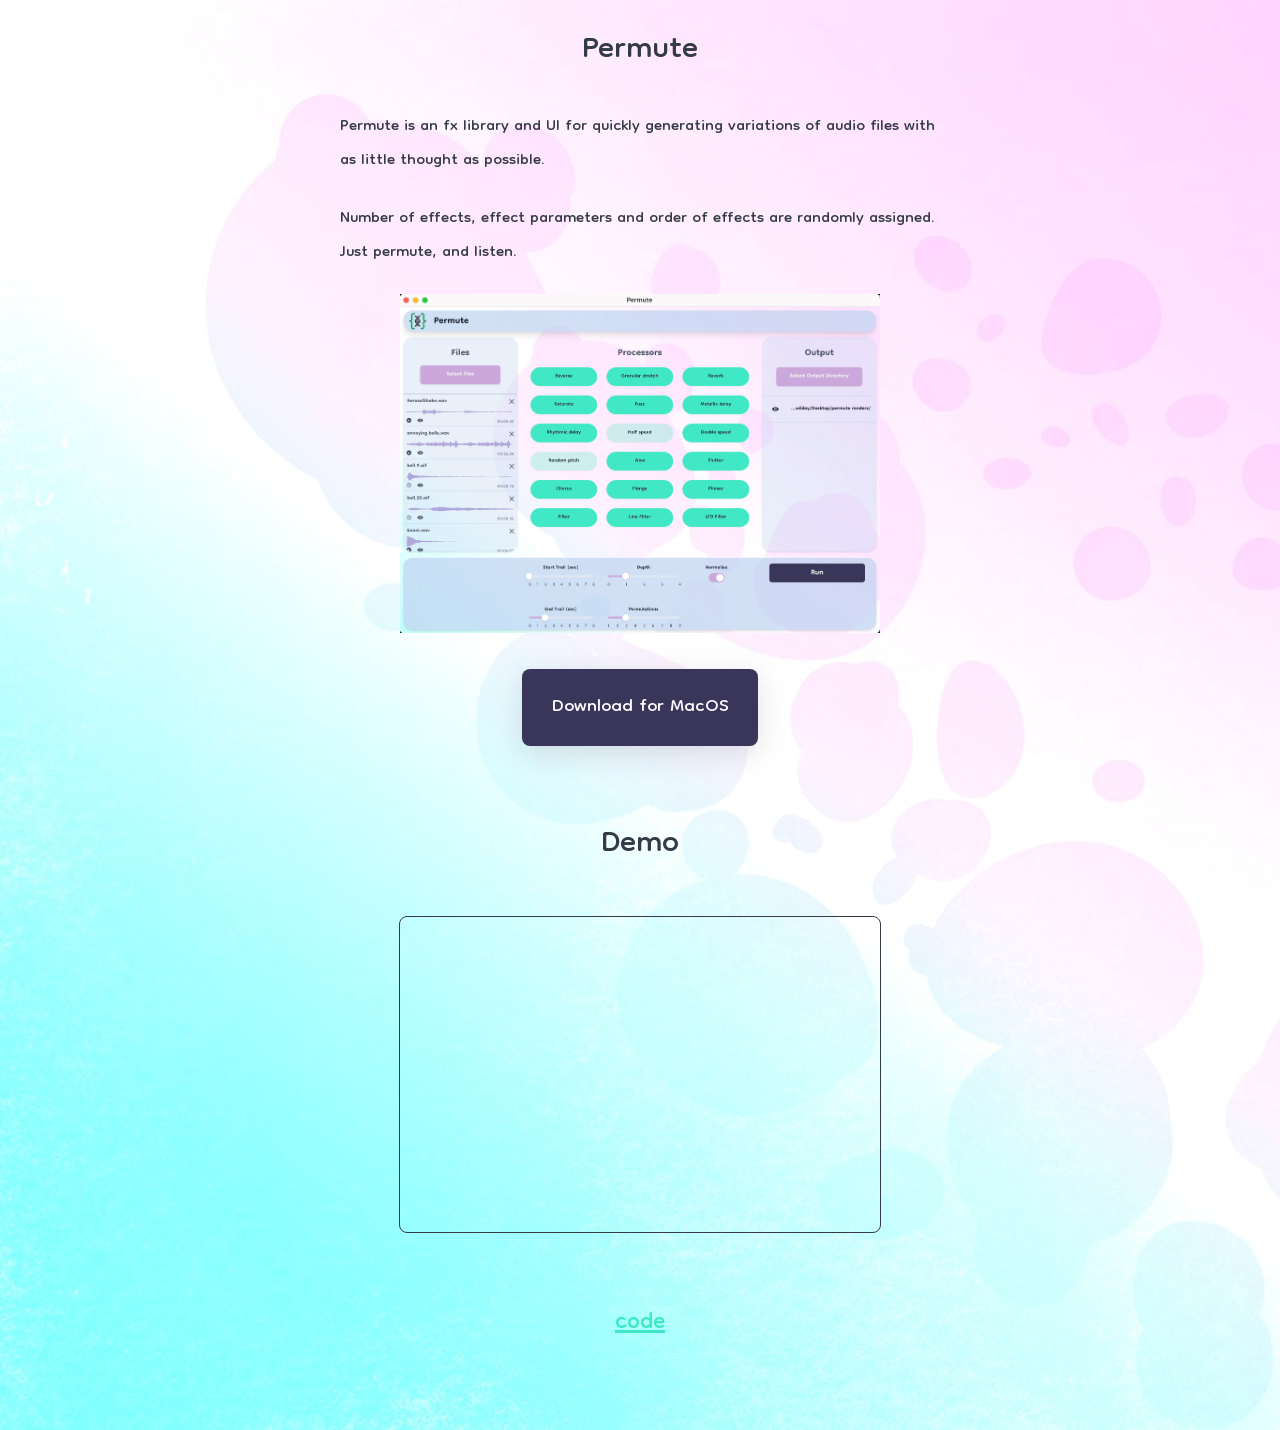
<file: permute/index.html>
<html>
    <header>
        <link rel="preconnect" href="https://fonts.googleapis.com" />
        <link rel="preconnect" href="https://fonts.gstatic.com" crossorigin />
        <link
            href="https://fonts.googleapis.com/css2?family=Dongle&display=swap"
            rel="stylesheet"
        />
        <link rel="shortcut icon" href="favicon.ico" type="image/x-icon" />
        <link rel="icon" href="favicon.ico" type="image/x-icon" />
        <link rel="stylesheet" href="style.css" />
    </header>

    <body class="page">
        <h2 class="title">Permute</h2>
        <p class="content">
            Permute is an fx library and UI for quickly generating variations of
            audio files with as little thought as possible.
        </p>
        <p class="content">
            Number of effects, effect parameters and order of effects are
            randomly assigned. Just permute, and listen.
        </p>
        <div class="demo">
            <img
                alt="demo of permute app"
                class="demo-image"
                src="permute.gif"
            />
        </div>
        <div class="download-box">
            <a
                class="download"
                href="https://github.com/jonnywildey/permute/releases/latest/download/permute_universal.dmg"
                >Download for MacOS</a
            >
        </div>

        <h1 class="title video-title">Demo</h1>
        <div class="video-box">
            <iframe
                width="100%"
                height="315"
                src="https://www.youtube.com/embed/oL5nABVouFg?si=_PZu1dGd63PKEKlI"
                title="YouTube video player"
                frameborder="0"
                allow="
                    accelerometer;
                    autoplay;
                    clipboard-write;
                    encrypted-media;
                    gyroscope;
                    picture-in-picture;
                    web-share;
                "
                referrerpolicy="strict-origin-when-cross-origin"
                allowfullscreen
            ></iframe>
        </div>
        <div class="code-box">
            <a class="code" href="https://github.com/jonnywildey/permute"
                >code</a
            >
        </div>
    </body>
</html>
</file>
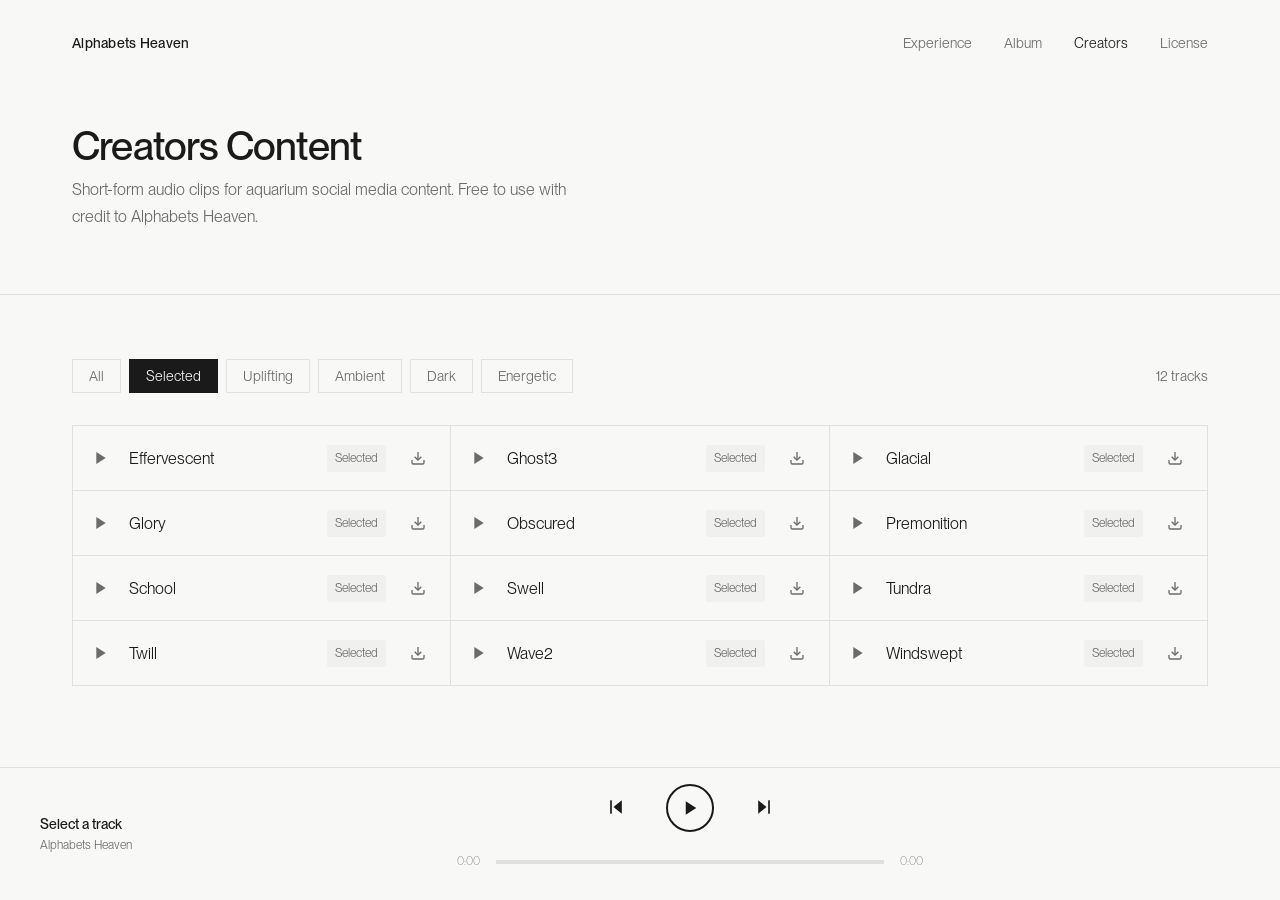
<file: aquarium/creators/index.html>
<!doctype html>
<html lang="en">
    <head>
        <meta charset="UTF-8" />
        <meta name="viewport" content="width=device-width, initial-scale=1.0" />
        <title>Creators Content — Alphabets Heaven</title>
        <link rel="stylesheet" href="../css/styles.css" />
        <link rel="stylesheet" href="../css/creators.css" />
        <link rel="icon" type="image/png" sizes="32x32" href="../favicon-32.png">
        <link rel="apple-touch-icon" sizes="180x180" href="../apple-touch-icon.png">
    </head>
    <body>
        <nav class="nav">
            <div class="container nav__inner">
                <a href="../" class="nav__logo">Alphabets Heaven</a>
                <div class="nav__links">
                    <a href="../experience/" class="nav__link">Experience</a>
                    <a href="../listen/" class="nav__link">Album</a>
                    <a href="../creators/" class="nav__link nav__link--active">Creators</a>
                    <a href="../license/" class="nav__link">License</a>
                </div>
            </div>
        </nav>

        <main class="creators">
            <div class="creators__header">
                <div class="container">
                    <h1 class="creators__title">Creators Content</h1>
                    <p class="creators__description">
                        Short-form audio clips for aquarium social media
                        content. Free to use with credit to Alphabets Heaven.
                    </p>
                </div>
            </div>

            <div class="creators__content container">
                <div class="filter">
                    <div class="filter__group">
                        <button class="filter__btn" data-filter="all">
                            All
                        </button>
                        <button class="filter__btn is-active" data-filter="selected">
                            Selected
                        </button>
                        <button class="filter__btn" data-filter="uplifting">
                            Uplifting
                        </button>
                        <button class="filter__btn" data-filter="ambient">
                            Ambient
                        </button>
                        <button class="filter__btn" data-filter="dark">
                            Dark
                        </button>
                        <button class="filter__btn" data-filter="energetic">
                            Energetic
                        </button>
                    </div>
                    <span id="track-count" class="filter__count">0 tracks</span>
                </div>

                <section class="player">
                    <ul
                        id="track-list"
                        class="player__track-list creators__track-list"
                    >
                        <!-- Track list rendered by JavaScript -->
                    </ul>
                </section>
            </div>
        </main>

        <!-- Player Controls -->
        <div class="player__controls">
            <div class="player__controls-inner">
                <div class="player__now-playing">
                    <span id="current-track" class="player__current-track"
                        >Select a track</span
                    >
                    <span class="player__current-artist">Alphabets Heaven</span>
                </div>

                <div class="player__main-controls">
                    <div class="player__buttons">
                        <button
                            id="prev-btn"
                            class="player__btn"
                            aria-label="Previous track"
                        >
                            <svg viewBox="0 0 24 24" fill="currentColor">
                                <polygon points="19,20 9,12 19,4" />
                                <rect x="5" y="4" width="2" height="16" />
                            </svg>
                        </button>
                        <button
                            id="play-btn"
                            class="player__btn player__btn--play"
                            aria-label="Play"
                        >
                            <svg viewBox="0 0 24 24" fill="currentColor">
                                <polygon points="5,3 19,12 5,21" />
                            </svg>
                        </button>
                        <button
                            id="next-btn"
                            class="player__btn"
                            aria-label="Next track"
                        >
                            <svg viewBox="0 0 24 24" fill="currentColor">
                                <polygon points="5,4 15,12 5,20" />
                                <rect x="17" y="4" width="2" height="16" />
                            </svg>
                        </button>
                    </div>

                    <div class="player__progress-container">
                        <span
                            id="current-time"
                            class="player__time player__time--current"
                            >0:00</span
                        >
                        <div id="progress" class="player__progress">
                            <div
                                id="progress-bar"
                                class="player__progress-bar"
                            ></div>
                        </div>
                        <span id="duration" class="player__time">0:00</span>
                    </div>
                </div>

                <div class="player__volume"></div>
            </div>
        </div>

        <script src="../js/creators.js"></script>
    </body>
</html>
</file>
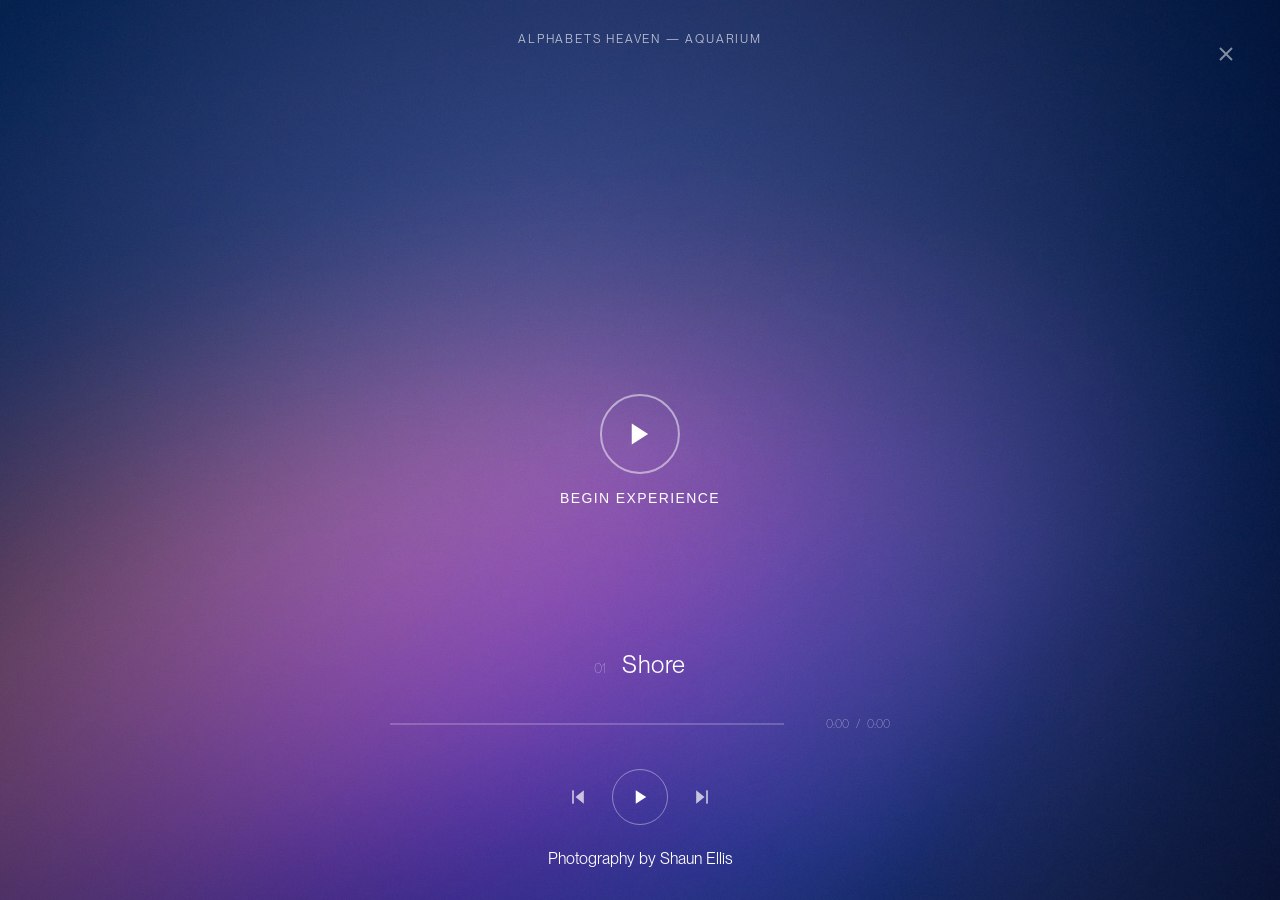
<file: aquarium/experience/index.html>
<!doctype html>
<html lang="en">
    <head>
        <meta charset="UTF-8" />
        <meta name="viewport" content="width=device-width, initial-scale=1.0" />
        <title>Experience — Alphabets Heaven — Aquarium</title>
        <link rel="stylesheet" href="../css/experience.css" />
        <link
            rel="icon"
            type="image/png"
            sizes="32x32"
            href="../favicon-32.png"
        />
        <link
            rel="apple-touch-icon"
            sizes="180x180"
            href="../apple-touch-icon.png"
        />
    </head>
    <body>
        <div class="experience">
            <!-- Background layers for cross-fade -->
            <div class="experience__bg experience__bg--active" id="bg-1"></div>
            <div class="experience__bg" id="bg-2"></div>

            <!-- Subtle vignette overlay -->
            <div class="experience__vignette"></div>

            <!-- Minimal UI - appears on interaction -->
            <div class="experience__ui" id="ui">
                <!-- Top: Track info -->
                <div class="experience__header">
                    <div class="experience__album">
                        Alphabets Heaven — Aquarium
                    </div>
                </div>

                <!-- Center: Play button (shown before starting) -->
                <button class="experience__start" id="start-btn">
                    <svg viewBox="0 0 24 24" fill="currentColor">
                        <polygon points="5,3 19,12 5,21" />
                    </svg>
                    <span>Begin Experience</span>
                </button>

                <!-- Bottom: Track info and progress -->
                <div class="experience__footer">
                    <div class="experience__track-info">
                        <span class="experience__track-number" id="track-number"
                            >01</span
                        >
                        <span class="experience__track-title" id="track-title"
                            >Shore</span
                        >
                    </div>
                    <div class="experience__progress-container">
                        <div class="experience__progress" id="progress">
                            <div
                                class="experience__progress-bar"
                                id="progress-bar"
                            ></div>
                        </div>
                        <div class="experience__time">
                            <span id="current-time">0:00</span>
                            <span class="experience__time-sep">/</span>
                            <span id="duration">0:00</span>
                        </div>
                    </div>
                    <div class="experience__controls">
                        <button
                            class="experience__btn"
                            id="prev-btn"
                            aria-label="Previous"
                        >
                            <svg viewBox="0 0 24 24" fill="currentColor">
                                <polygon points="19,20 9,12 19,4" />
                                <rect x="5" y="4" width="2" height="16" />
                            </svg>
                        </button>
                        <button
                            class="experience__btn experience__btn--play"
                            id="play-btn"
                            aria-label="Play/Pause"
                        >
                            <svg
                                viewBox="0 0 24 24"
                                fill="currentColor"
                                class="icon-play"
                            >
                                <polygon points="5,3 19,12 5,21" />
                            </svg>
                            <svg
                                viewBox="0 0 24 24"
                                fill="currentColor"
                                class="icon-pause"
                                style="display: none"
                            >
                                <rect x="6" y="4" width="4" height="16" />
                                <rect x="14" y="4" width="4" height="16" />
                            </svg>
                        </button>
                        <button
                            class="experience__btn"
                            id="next-btn"
                            aria-label="Next"
                        >
                            <svg viewBox="0 0 24 24" fill="currentColor">
                                <polygon points="5,4 15,12 5,20" />
                                <rect x="17" y="4" width="2" height="16" />
                            </svg>
                        </button>
                    </div>
                    <figcaption class="artwork-credit">
                        Photography by Shaun Ellis
                    </figcaption>
                </div>

                <!-- Exit button -->
                <a href="../" class="experience__exit" aria-label="Exit">
                    <svg
                        viewBox="0 0 24 24"
                        fill="none"
                        stroke="currentColor"
                        stroke-width="2"
                    >
                        <line x1="18" y1="6" x2="6" y2="18" />
                        <line x1="6" y1="6" x2="18" y2="18" />
                    </svg>
                </a>
            </div>
        </div>

        <script src="../js/experience.js"></script>
    </body>
</html>
</file>
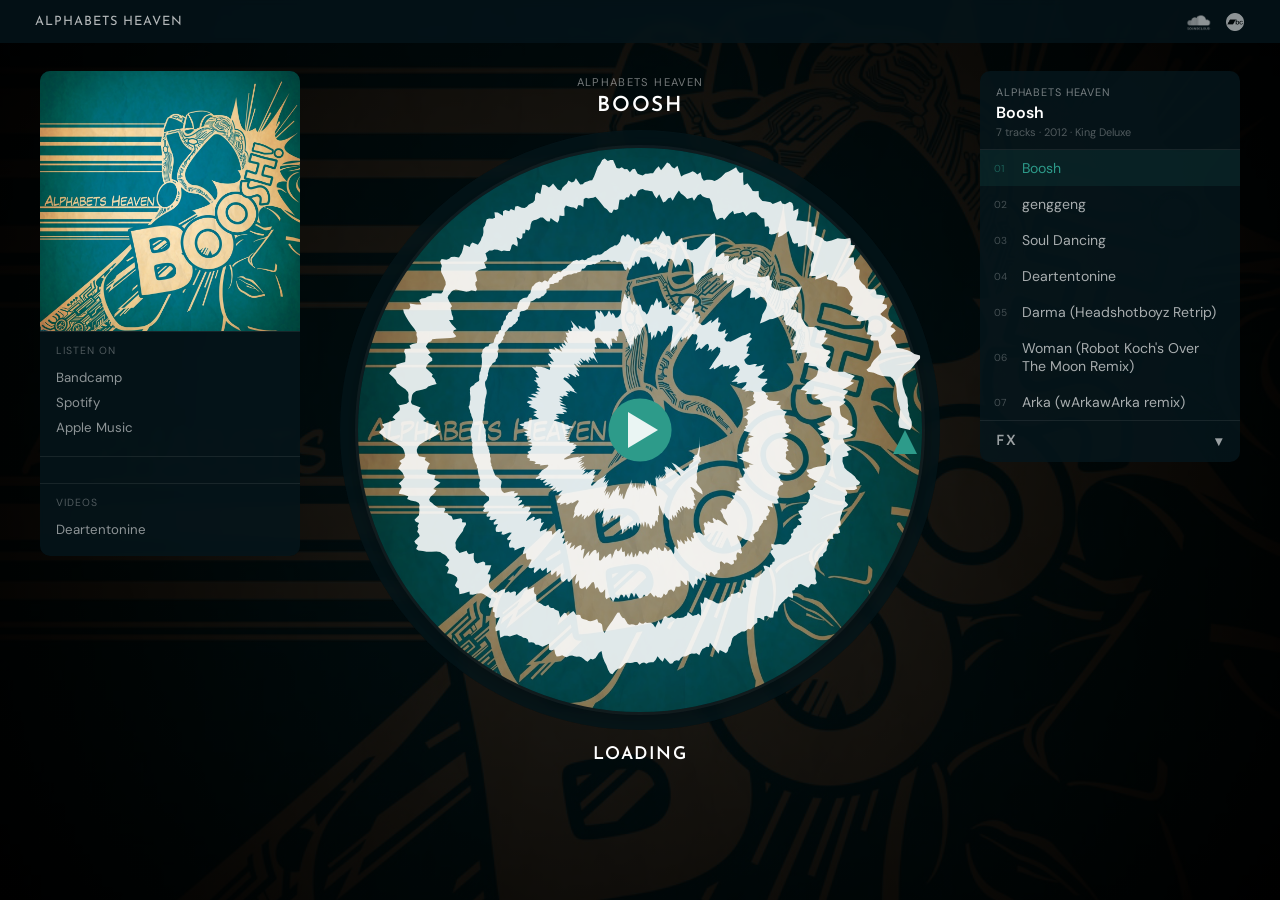
<file: releases/boosh.html>
<!doctype html>
<html lang="en">
    <head>
        <meta charset="utf-8" />
        <meta name="viewport" content="width=device-width, initial-scale=1" />
        <link rel="icon" href="favicon.ico" />
        <title>Alphabets Heaven — Boosh</title>
        <link href="style/navbar.css" rel="stylesheet" />
        <link href="style/alphabets.css" rel="stylesheet" />
        <link href="style/waveformjs.css" rel="stylesheet" />

        <style>
            :root {
                --panel-rgb: 5, 22, 28;
                --accent: #2d9b8a;
                --accent-rgb: 45, 155, 138;
                --bg-overlay: rgba(0, 0, 0, 0.88);
            }
            .content-container {
                background:
                    linear-gradient(var(--bg-overlay), var(--bg-overlay)),
                    url("images/boosh/booshback.jpg") no-repeat center / cover;
                background-attachment: fixed;
            }
        </style>

        <script>
            window.albumConfig = {
                artist: "Alphabets Heaven",
                title: "Boosh",
                year: 2012,
                label: "King Deluxe",
                credits: [],
                artwork: "images/boosh/boosh.jpg",
                links: [
                    {
                        name: "Bandcamp",
                        url: "https://kingdeluxe.bandcamp.com/album/boosh",
                    },
                    {
                        name: "Spotify",
                        url: "https://open.spotify.com/album/7CjYAbp7lbS9sVzfb7Lhix",
                    },
                    {
                        name: "Apple Music",
                        url: "https://music.apple.com/us/album/boosh/517784020",
                    },
                ],
                videos: [
                    {
                        title: "Deartentonine",
                        url: "https://vimeo.com/41976231",
                    },
                ],
                tracks: [
                    {
                        id: "boosh",
                        url: "https://pub-b2c73c4391b6462980c9e5d8c74b3b8f.r2.dev/audio/Alphabets Heaven - Boosh/01 Boosh.mp3",
                        svgId: "boosh/01-boosh.mp3",
                        title: "Boosh",
                    },
                    {
                        id: "genggeng",
                        url: "https://pub-b2c73c4391b6462980c9e5d8c74b3b8f.r2.dev/audio/Alphabets Heaven - Boosh/02 genggeng.mp3",
                        svgId: "boosh/02-genggeng.mp3",
                        title: "genggeng",
                    },
                    {
                        id: "soul-dancing",
                        url: "https://pub-b2c73c4391b6462980c9e5d8c74b3b8f.r2.dev/audio/Alphabets Heaven - Boosh/03 Soul Dancing.mp3",
                        svgId: "boosh/03-soul-dancing.mp3",
                        title: "Soul Dancing",
                    },
                    {
                        id: "deartentonine",
                        url: "https://pub-b2c73c4391b6462980c9e5d8c74b3b8f.r2.dev/audio/Alphabets Heaven - Boosh/04 Deartentonine.mp3",
                        svgId: "boosh/04-deartentonine.mp3",
                        title: "Deartentonine",
                    },
                    {
                        id: "darma-headshotboyz",
                        url: "https://pub-b2c73c4391b6462980c9e5d8c74b3b8f.r2.dev/audio/Alphabets Heaven - Boosh/05 Darma (Headshotboyz Retrip).mp3",
                        svgId: "boosh/05-darma-(headshotboyz-retrip).mp3",
                        title: "Darma (Headshotboyz Retrip)",
                    },
                    {
                        id: "woman-robot-koch",
                        url: "https://pub-b2c73c4391b6462980c9e5d8c74b3b8f.r2.dev/audio/Alphabets Heaven - Boosh/06 Woman (Robot Koch's Around The Moon Remix).mp3",
                        svgId: "boosh/06-woman-(robot-koch's-around-the-moon-remix).mp3",
                        title: "Woman (Robot Koch's Over The Moon Remix)",
                    },
                    {
                        id: "arka-warkawarka",
                        url: "https://pub-b2c73c4391b6462980c9e5d8c74b3b8f.r2.dev/audio/Alphabets Heaven - Boosh/07 Arka (wArkawArka remix).mp3",
                        svgId: "boosh/07-arka-(warkawarka-remix).mp3",
                        title: "Arka (wArkawArka remix)",
                    },
                ],
            };
        </script>
    </head>

    <body>
        <div class="content-container">
            <nav class="navbar navbar-static-top">
                <div class="navbar-collapse">
                    <ul class="nav navbar-nav">
                        <li><a href="index.html">Alphabets Heaven</a></li>
                    </ul>
                    <div class="nav-social">
                        <a
                            href="http://www.soundcloud.com/alphabetsheaven"
                            target="_blank"
                            rel="noopener"
                            ><img src="images/social/sc2.png" alt="SoundCloud"
                        /></a>
                        <a
                            href="https://alphabetsheaven.bandcamp.com/"
                            target="_blank"
                            rel="noopener"
                            ><img
                                src="images/social/bandcamp.png"
                                alt="Bandcamp"
                        /></a>
                    </div>
                </div>
            </nav>

            <div class="page-layout">
                <div class="artwork-column">
                    <img
                        class="album-artwork"
                        id="album-artwork"
                        src=""
                        alt=""
                    />
                    <div class="artwork-links" id="artwork-links"></div>
                    <div class="album-credits" id="release-credits"></div>
                    <details class="fx-section">
                        <summary>FX</summary>
                        <div class="fx-controls-wrap">
                            <div class="fx-controls">
                                <label for="volume">Volume</label>
                                <input
                                    type="range"
                                    min="0"
                                    max="1"
                                    id="volume"
                                    step="0.01"
                                    value="1"
                                />
                                <label for="filter">Filter</label>
                                <input
                                    type="range"
                                    min="0"
                                    max="1"
                                    id="filter"
                                    step="0.01"
                                    value="1"
                                />
                                <label for="delay-send">Delay</label>
                                <input
                                    type="range"
                                    min="0"
                                    max="0.7"
                                    id="delay-send"
                                    step="0.01"
                                    value="0"
                                />
                                <label for="delay-time">Delay Time</label>
                                <input
                                    type="range"
                                    min="0.1"
                                    max="1.2"
                                    id="delay-time"
                                    step="0.01"
                                    value="0.35"
                                />
                                <label for="delay-feedback">Feedback</label>
                                <input
                                    type="range"
                                    min="0"
                                    max="0.7"
                                    id="delay-feedback"
                                    step="0.01"
                                    value="0.4"
                                />
                                <label for="speed">Speed</label>
                                <input
                                    type="range"
                                    min="-1"
                                    max="1"
                                    id="speed"
                                    step="0.01"
                                    value="0"
                                />
                            </div>
                        </div>
                    </details>
                </div>

                <div class="player-column">
                    <div class="player-header" id="player-header"></div>
                    <div class="player-backdrop">
                        <img
                            class="vinyl-label"
                            id="vinyl-label"
                            src=""
                            alt=""
                        />
                        <div class="track-player" id="long"></div>
                    </div>
                    <div class="track-below">
                        <h3 class="track-title"></h3>
                        <div class="track-time" id="track-time"></div>
                    </div>
                </div>

                <aside class="track-list" id="track-list"></aside>
            </div>

            <div class="artwork-lightbox" id="artwork-lightbox" hidden>
                <img
                    class="artwork-lightbox-img"
                    id="artwork-lightbox-img"
                    src=""
                    alt=""
                />
            </div>
        </div>

        <script src="player.js"></script>
    </body>
</html>
</file>
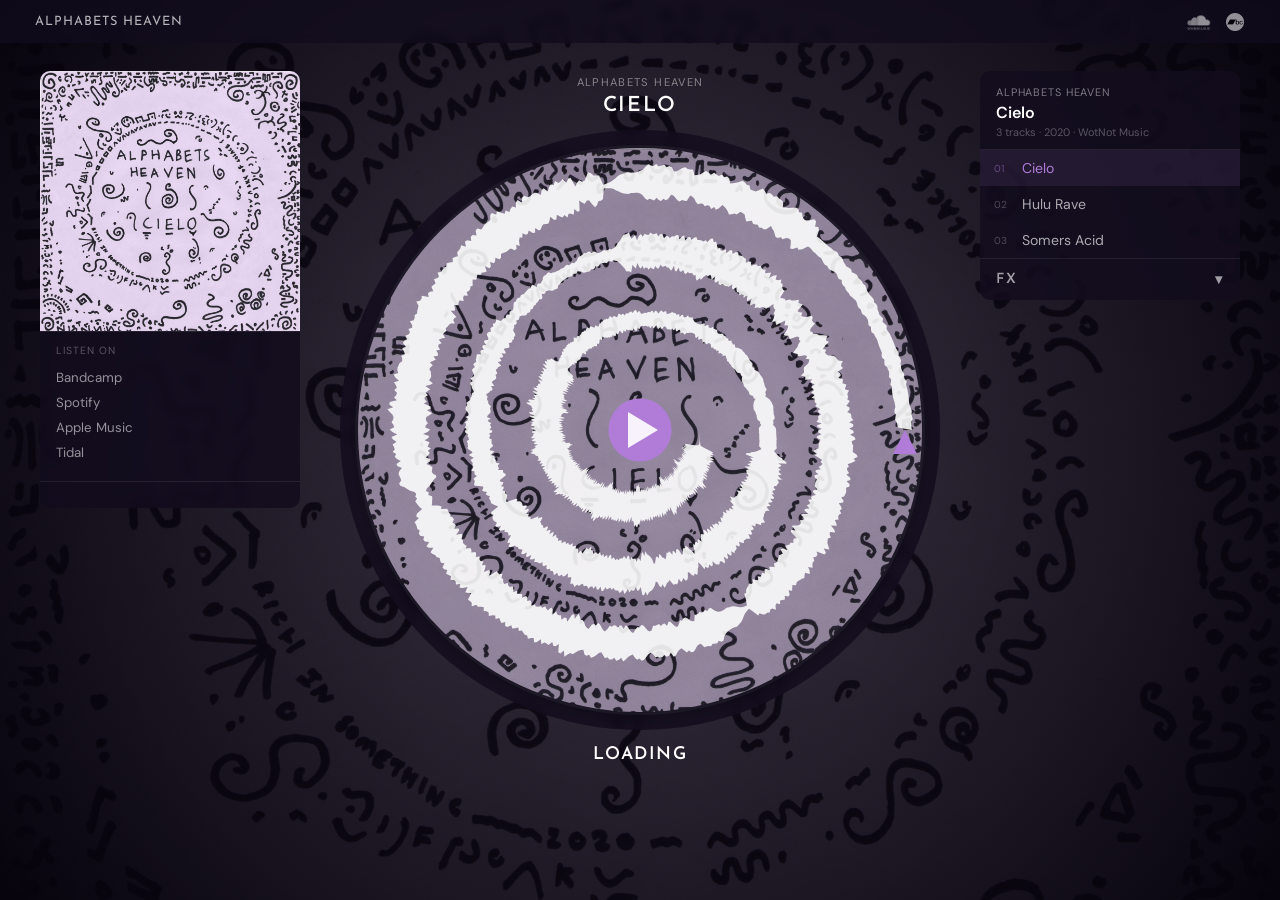
<file: releases/cielo.html>
<!doctype html>
<html lang="en">
    <head>
        <meta charset="utf-8" />
        <meta name="viewport" content="width=device-width, initial-scale=1" />
        <link rel="icon" href="favicon.ico" />
        <title>Alphabets Heaven — Cielo</title>
        <link href="style/navbar.css" rel="stylesheet" />
        <link href="style/alphabets.css" rel="stylesheet" />
        <link href="style/waveformjs.css" rel="stylesheet" />

        <style>
            :root {
                --panel-rgb: 18, 12, 30;
                --accent: #b07cd8;
                --accent-rgb: 176, 124, 216;
                --bg-overlay: rgba(8, 4, 16, 0.8);
            }
            .content-container {
                background:
                    linear-gradient(var(--bg-overlay), var(--bg-overlay)),
                    url("images/cielo/cieloback.jpg") no-repeat center / cover;
                background-attachment: fixed;
            }
        </style>

        <script>
            window.albumConfig = {
                artist: "Alphabets Heaven",
                title: "Cielo",
                year: 2020,
                label: "WotNot Music",
                credits: [],
                artwork: "images/cielo/cielo.jpg",
                links: [
                    {
                        name: "Bandcamp",
                        url: "https://alphabetsheaven.bandcamp.com/album/cielo-2",
                    },
                    {
                        name: "Spotify",
                        url: "https://open.spotify.com/album/1S2vZMzXV3v2eKGjqOdXGa",
                    },
                    {
                        name: "Apple Music",
                        url: "https://music.apple.com/gb/album/cielo-single/1498503971",
                    },
                    {
                        name: "Tidal",
                        url: "https://tidal.com/album/130883912/u",
                    },
                ],
                tracks: [
                    {
                        id: "cielo",
                        url: "https://pub-b2c73c4391b6462980c9e5d8c74b3b8f.r2.dev/audio/Alphabets Heaven - Cielo/Jonny Wildey - Cielo.mp3",
                        svgId: "cielo/cielo.mp3",
                        title: "Cielo",
                    },
                    {
                        id: "hulu-rave",
                        url: "https://pub-b2c73c4391b6462980c9e5d8c74b3b8f.r2.dev/audio/Alphabets Heaven - Cielo/Jonny Wildey - Hulu Rave.mp3",
                        svgId: "cielo/hulu-rave.mp3",
                        title: "Hulu Rave",
                    },
                    {
                        id: "somers-acid",
                        url: "https://pub-b2c73c4391b6462980c9e5d8c74b3b8f.r2.dev/audio/Alphabets Heaven - Cielo/Jonny Wildey - Somers Acid.mp3",
                        svgId: "cielo/somers-acid.mp3",
                        title: "Somers Acid",
                    },
                ],
            };
        </script>
    </head>

    <body>
        <div class="content-container">
            <nav class="navbar navbar-static-top">
                <div class="navbar-collapse">
                    <ul class="nav navbar-nav">
                        <li><a href="index.html">Alphabets Heaven</a></li>
                    </ul>
                    <div class="nav-social">
                        <a
                            href="http://www.soundcloud.com/alphabetsheaven"
                            target="_blank"
                            rel="noopener"
                            ><img src="images/social/sc2.png" alt="SoundCloud"
                        /></a>
                        <a
                            href="https://alphabetsheaven.bandcamp.com/"
                            target="_blank"
                            rel="noopener"
                            ><img
                                src="images/social/bandcamp.png"
                                alt="Bandcamp"
                        /></a>
                    </div>
                </div>
            </nav>

            <div class="page-layout">
                <div class="artwork-column">
                    <img
                        class="album-artwork"
                        id="album-artwork"
                        src=""
                        alt=""
                    />
                    <div class="artwork-links" id="artwork-links"></div>
                    <div class="album-credits" id="release-credits"></div>
                    <details class="fx-section">
                        <summary>FX</summary>
                        <div class="fx-controls-wrap">
                            <div class="fx-controls">
                                <label for="volume">Volume</label>
                                <input
                                    type="range"
                                    min="0"
                                    max="1"
                                    id="volume"
                                    step="0.01"
                                    value="1"
                                />
                                <label for="filter">Filter</label>
                                <input
                                    type="range"
                                    min="0"
                                    max="1"
                                    id="filter"
                                    step="0.01"
                                    value="1"
                                />
                                <label for="delay-send">Delay</label>
                                <input
                                    type="range"
                                    min="0"
                                    max="0.7"
                                    id="delay-send"
                                    step="0.01"
                                    value="0"
                                />
                                <label for="delay-time">Delay Time</label>
                                <input
                                    type="range"
                                    min="0.1"
                                    max="1.2"
                                    id="delay-time"
                                    step="0.01"
                                    value="0.35"
                                />
                                <label for="delay-feedback">Feedback</label>
                                <input
                                    type="range"
                                    min="0"
                                    max="0.7"
                                    id="delay-feedback"
                                    step="0.01"
                                    value="0.4"
                                />
                                <label for="speed">Speed</label>
                                <input
                                    type="range"
                                    min="-1"
                                    max="1"
                                    id="speed"
                                    step="0.01"
                                    value="0"
                                />
                            </div>
                        </div>
                    </details>
                </div>

                <div class="player-column">
                    <div class="player-header" id="player-header"></div>
                    <div class="player-backdrop">
                        <img
                            class="vinyl-label"
                            id="vinyl-label"
                            src=""
                            alt=""
                        />
                        <div class="track-player" id="long"></div>
                    </div>
                    <div class="track-below">
                        <h3 class="track-title"></h3>
                        <div class="track-time" id="track-time"></div>
                    </div>
                </div>

                <aside class="track-list" id="track-list"></aside>
            </div>

            <div class="artwork-lightbox" id="artwork-lightbox" hidden>
                <img
                    class="artwork-lightbox-img"
                    id="artwork-lightbox-img"
                    src=""
                    alt=""
                />
            </div>
        </div>

        <script src="player.js"></script>
    </body>
</html>
</file>
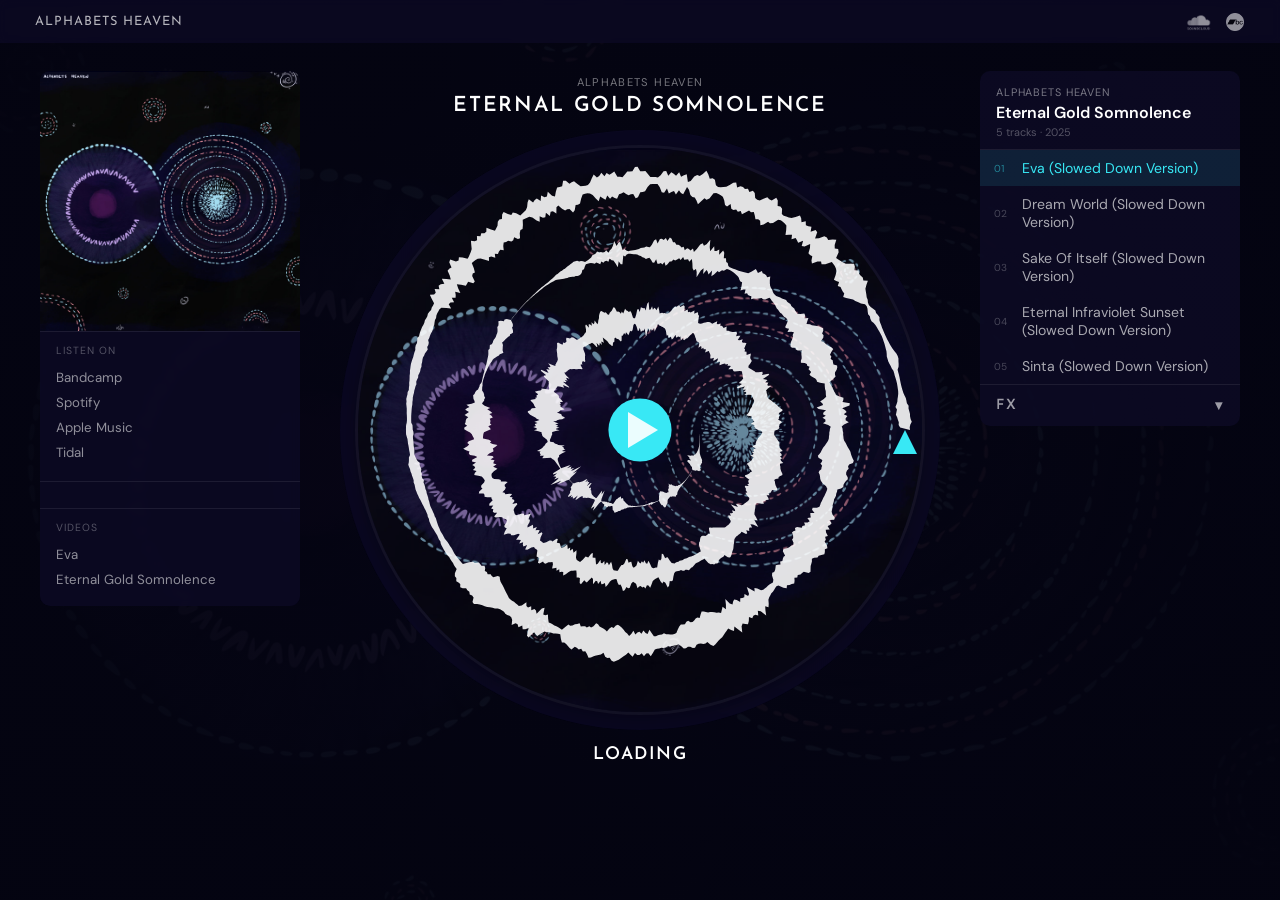
<file: releases/eternal-gold-somnolence.html>
<!doctype html>
<html lang="en">
    <head>
        <meta charset="utf-8" />
        <meta name="viewport" content="width=device-width, initial-scale=1" />
        <link rel="icon" href="favicon.ico" />
        <title>Alphabets Heaven — Eternal Gold Somnolence</title>
        <link href="style/navbar.css" rel="stylesheet" />
        <link href="style/alphabets.css" rel="stylesheet" />
        <link href="style/waveformjs.css" rel="stylesheet" />

        <style>
            :root {
                --panel-rgb: 12, 10, 36;
                --accent: #38e8f5;
                --accent-rgb: 56, 232, 245;
                --bg-overlay: rgba(4, 4, 18, 0.94);
            }
            .content-container {
                background:
                    linear-gradient(var(--bg-overlay), var(--bg-overlay)),
                    url("images/eternal-gold-somnolence/eternal-gold-somnolenceback.jpg")
                        no-repeat center / cover;
                background-attachment: fixed;
            }
        </style>

        <script>
            const R2 = "https://pub-b2c73c4391b6462980c9e5d8c74b3b8f.r2.dev/audio/Alphabets Heaven - Eternal Gold Somnolence/";
            window.albumConfig = {
                artist: "Alphabets Heaven",
                title: "Eternal Gold Somnolence",
                year: 2025,
                label: "",
                credits: [],
                artwork: "images/eternal-gold-somnolence/eternal-gold-somnolence.jpg",
                links: [
                    {
                        name: "Bandcamp",
                        url: "https://alphabetsheaven.bandcamp.com/album/eternal-gold-somnolence",
                    },
                    {
                        name: "Spotify",
                        url: "https://open.spotify.com/album/7AzhCAQLQs4sKLBI5vS1Aj",
                    },
                    {
                        name: "Apple Music",
                        url: "https://music.apple.com/gb/album/eternal-gold-somnolence-ep/1792840027",
                    },
                    {
                        name: "Tidal",
                        url: "https://tidal.com/album/414020338/u",
                    },
                ],
                videos: [
                    {
                        title: "Eva",
                        url: "https://www.youtube.com/watch?v=I8722_0hYFU",
                    },
                    {
                        title: "Eternal Gold Somnolence",
                        url: "https://www.youtube.com/watch?v=lQf062gtJo4",
                    },
                ],
                tracks: [
                    {
                        id: "eva-slowed",
                        url: R2 + "01 -  Alphabets Heaven - Eva (Slowed Down Version).mp3",
                        svgId: "eternal-gold-somnolence/eva-(slowed-down-version).mp3",
                        title: "Eva (Slowed Down Version)",
                    },
                    {
                        id: "dream-world-slowed",
                        url: R2 + "02 - Alphabets Heaven - Dream World (Slowed Down Version).mp3",
                        svgId: "eternal-gold-somnolence/dream-world-(slowed-down-version).mp3",
                        title: "Dream World (Slowed Down Version)",
                    },
                    {
                        id: "sake-of-itself-slowed",
                        url: R2 + "03 - Alphabets Heaven - Sake Of Itself (Slowed Down Version).mp3",
                        svgId: "eternal-gold-somnolence/sake-of-itself-(slowed-down-version).mp3",
                        title: "Sake Of Itself (Slowed Down Version)",
                    },
                    {
                        id: "eternal-infraviolet-sunset-slowed",
                        url: R2 + "04 - Alphabets Heaven - Eternal Infraviolet Sunset (Slowed Down Version).mp3",
                        svgId: "eternal-gold-somnolence/eternal-infraviolet-sunset-(slowed-down-version).mp3",
                        title: "Eternal Infraviolet Sunset (Slowed Down Version)",
                    },
                    {
                        id: "sinta-slowed",
                        url: R2 + "05 - Alphabets Heaven - Sinta (Slowed Down Version).mp3",
                        svgId: "eternal-gold-somnolence/sinta-(slowed-down-version).mp3",
                        title: "Sinta (Slowed Down Version)",
                    },
                ],
            };
        </script>
    </head>

    <body>
        <div class="content-container">
            <nav class="navbar navbar-static-top">
                <div class="navbar-collapse">
                    <ul class="nav navbar-nav">
                        <li><a href="index.html">Alphabets Heaven</a></li>
                    </ul>
                    <div class="nav-social">
                        <a
                            href="http://www.soundcloud.com/alphabetsheaven"
                            target="_blank"
                            rel="noopener"
                            ><img src="images/social/sc2.png" alt="SoundCloud"
                        /></a>
                        <a
                            href="https://alphabetsheaven.bandcamp.com/"
                            target="_blank"
                            rel="noopener"
                            ><img
                                src="images/social/bandcamp.png"
                                alt="Bandcamp"
                        /></a>
                    </div>
                </div>
            </nav>

            <div class="page-layout">
                <div class="artwork-column">
                    <img
                        class="album-artwork"
                        id="album-artwork"
                        src=""
                        alt=""
                    />
                    <div class="artwork-links" id="artwork-links"></div>
                    <div class="album-credits" id="release-credits"></div>
                    <details class="fx-section">
                        <summary>FX</summary>
                        <div class="fx-controls-wrap">
                            <div class="fx-controls">
                                <label for="volume">Volume</label>
                                <input
                                    type="range"
                                    min="0"
                                    max="1"
                                    id="volume"
                                    step="0.01"
                                    value="1"
                                />
                                <label for="filter">Filter</label>
                                <input
                                    type="range"
                                    min="0"
                                    max="1"
                                    id="filter"
                                    step="0.01"
                                    value="1"
                                />
                                <label for="delay-send">Delay</label>
                                <input
                                    type="range"
                                    min="0"
                                    max="0.7"
                                    id="delay-send"
                                    step="0.01"
                                    value="0"
                                />
                                <label for="delay-time">Delay Time</label>
                                <input
                                    type="range"
                                    min="0.1"
                                    max="1.2"
                                    id="delay-time"
                                    step="0.01"
                                    value="0.35"
                                />
                                <label for="delay-feedback">Feedback</label>
                                <input
                                    type="range"
                                    min="0"
                                    max="0.7"
                                    id="delay-feedback"
                                    step="0.01"
                                    value="0.4"
                                />
                                <label for="speed">Speed</label>
                                <input
                                    type="range"
                                    min="-1"
                                    max="1"
                                    id="speed"
                                    step="0.01"
                                    value="0"
                                />
                            </div>
                        </div>
                    </details>
                </div>

                <div class="player-column">
                    <div class="player-header" id="player-header"></div>
                    <div class="player-backdrop">
                        <img
                            class="vinyl-label"
                            id="vinyl-label"
                            src=""
                            alt=""
                        />
                        <div class="track-player" id="long"></div>
                    </div>
                    <div class="track-below">
                        <h3 class="track-title"></h3>
                        <div class="track-time" id="track-time"></div>
                    </div>
                </div>

                <aside class="track-list" id="track-list"></aside>
            </div>

            <div class="artwork-lightbox" id="artwork-lightbox" hidden>
                <img
                    class="artwork-lightbox-img"
                    id="artwork-lightbox-img"
                    src=""
                    alt=""
                />
            </div>
        </div>

        <script src="player.js"></script>
    </body>
</html>
</file>
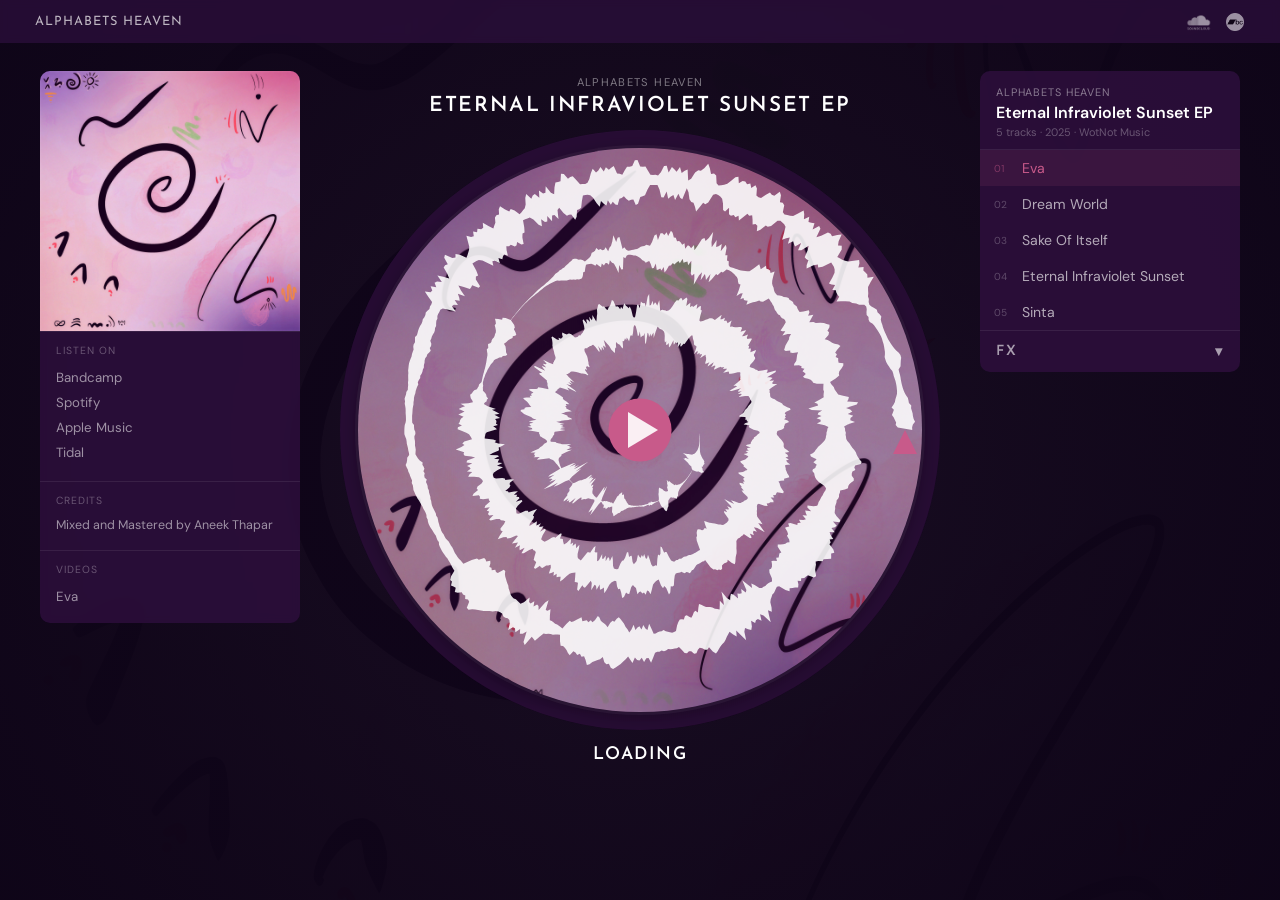
<file: releases/eternal-infraviolet.html>
<!doctype html>
<html lang="en">
    <head>
        <meta charset="utf-8" />
        <meta name="viewport" content="width=device-width, initial-scale=1" />
        <link rel="icon" href="favicon.ico" />
        <title>Alphabets Heaven — Eternal Infraviolet Sunset EP</title>
        <link href="style/navbar.css" rel="stylesheet" />
        <link href="style/alphabets.css" rel="stylesheet" />
        <link href="style/waveformjs.css" rel="stylesheet" />

        <!-- =====================================================================
             Album palette + config — swap these two blocks per release
             ===================================================================== -->
        <style>
            :root {
                --panel-rgb: 45, 15, 60; /* deep violet */
                --accent: #c85a8a; /* rose pink */
                --accent-rgb: 200, 90, 138; /* same as above as R,G,B */
                --bg-overlay: rgba(15, 5, 25, 0.96);
            }
            /* URL resolved relative to this HTML file — no ambiguity */
            .content-container {
                background:
                    linear-gradient(var(--bg-overlay), var(--bg-overlay)),
                    url("images/eternal-infraviolet/eternal-infravioletback.jpg")
                        no-repeat center / cover;
                background-attachment: fixed;
            }
        </style>

        <script>
            window.albumConfig = {
                artist: "Alphabets Heaven",
                title: "Eternal Infraviolet Sunset EP",
                year: 2025,
                label: "WotNot Music",
                credits: ["Mixed and Mastered by Aneek Thapar"],
                artwork: "images/eternal-infraviolet/eternal-infraviolet.jpg",
                links: [
                    {
                        name: "Bandcamp",
                        url: "https://alphabetsheaven.bandcamp.com/album/eternal-infraviolet-sunset",
                    },
                    {
                        name: "Spotify",
                        url: "https://open.spotify.com/album/6Lu2vw2i5mlGF2EI11zcNx",
                    },
                    {
                        name: "Apple Music",
                        url: "https://music.apple.com/us/album/eternal-infraviolet-sunset-ep/1792850357",
                    },
                    {
                        name: "Tidal",
                        url: "https://tidal.com/browse/album/414023252",
                    },
                ],
                videos: [
                    {
                        title: "Eva",
                        url: "https://www.youtube.com/watch?v=I8722_0hYFU",
                    },
                ],
                tracks: [
                    {
                        id: "eva",
                        url: "https://pub-b2c73c4391b6462980c9e5d8c74b3b8f.r2.dev/audio/Alphabets Heaven - Eternal Infraviolet Sunset EP/01 - Alphabets Heaven - Eva.mp3",
                        svgId: "eternal-infraviolet/eva.mp3",
                        title: "Eva",
                    },
                    {
                        id: "dream-world",
                        url: "https://pub-b2c73c4391b6462980c9e5d8c74b3b8f.r2.dev/audio/Alphabets Heaven - Eternal Infraviolet Sunset EP/02 - Alphabets Heaven - Dream World.mp3",
                        svgId: "eternal-infraviolet/dream-world.mp3",
                        title: "Dream World",
                    },
                    {
                        id: "sake-of-itself",
                        url: "https://pub-b2c73c4391b6462980c9e5d8c74b3b8f.r2.dev/audio/Alphabets Heaven - Eternal Infraviolet Sunset EP/03 - Alphabets Heaven - Sake Of Itself.mp3",
                        svgId: "eternal-infraviolet/sake-of-itself.mp3",
                        title: "Sake Of Itself",
                        artwork:
                            "images/eternal-infraviolet/sake-of-itself.jpg",
                    },
                    {
                        id: "eternal-infraviolet-sunset",
                        url: "https://pub-b2c73c4391b6462980c9e5d8c74b3b8f.r2.dev/audio/Alphabets Heaven - Eternal Infraviolet Sunset EP/04 - Alphabets Heaven - Eternal Infraviolet Sunset.mp3",
                        svgId: "eternal-infraviolet/eternal-infraviolet-sunset.mp3",
                        title: "Eternal Infraviolet Sunset",
                    },
                    {
                        id: "sinta",
                        url: "https://pub-b2c73c4391b6462980c9e5d8c74b3b8f.r2.dev/audio/Alphabets Heaven - Eternal Infraviolet Sunset EP/05 - Alphabets Heaven - Sinta.mp3",
                        svgId: "eternal-infraviolet/sinta.mp3",
                        title: "Sinta",
                        artwork: "images/eternal-infraviolet/sinta.jpg",
                    },
                ],
            };
        </script>
    </head>

    <body>
        <div class="content-container">
            <nav class="navbar navbar-static-top">
                <div class="navbar-collapse">
                    <ul class="nav navbar-nav">
                        <li><a href="index.html">Alphabets Heaven</a></li>
                    </ul>
                    <div class="nav-social">
                        <a
                            href="http://www.soundcloud.com/alphabetsheaven"
                            target="_blank"
                            rel="noopener"
                            ><img src="images/social/sc2.png" alt="SoundCloud"
                        /></a>
                        <a
                            href="https://alphabetsheaven.bandcamp.com/"
                            target="_blank"
                            rel="noopener"
                            ><img
                                src="images/social/bandcamp.png"
                                alt="Bandcamp"
                        /></a>
                    </div>
                </div>
            </nav>

            <div class="page-layout">
                <!-- Artwork + streaming links -->
                <div class="artwork-column">
                    <img
                        class="album-artwork"
                        id="album-artwork"
                        src=""
                        alt=""
                    />
                    <div class="artwork-links" id="artwork-links">
                        <!-- populated by player.js -->
                    </div>
                    <div class="album-credits" id="release-credits"></div>
                    <details class="fx-section">
                        <summary>FX</summary>
                        <div class="fx-controls-wrap">
                            <div class="fx-controls">
                                <label for="volume">Volume</label>
                                <input
                                    type="range"
                                    min="0"
                                    max="1"
                                    id="volume"
                                    step="0.01"
                                    value="1"
                                />
                                <label for="filter">Filter</label>
                                <input
                                    type="range"
                                    min="0"
                                    max="1"
                                    id="filter"
                                    step="0.01"
                                    value="1"
                                />
                                <label for="delay-send">Delay</label>
                                <input
                                    type="range"
                                    min="0"
                                    max="0.7"
                                    id="delay-send"
                                    step="0.01"
                                    value="0"
                                />
                                <label for="delay-time">Delay Time</label>
                                <input
                                    type="range"
                                    min="0.1"
                                    max="1.2"
                                    id="delay-time"
                                    step="0.01"
                                    value="0.35"
                                />
                                <label for="delay-feedback">Feedback</label>
                                <input
                                    type="range"
                                    min="0"
                                    max="0.7"
                                    id="delay-feedback"
                                    step="0.01"
                                    value="0.4"
                                />
                                <label for="speed">Speed</label>
                                <input
                                    type="range"
                                    min="-1"
                                    max="1"
                                    id="speed"
                                    step="0.01"
                                    value="0"
                                />
                            </div>
                        </div>
                    </details>
                </div>

                <!-- Player: header card → circle → title -->
                <div class="player-column">
                    <div class="player-header" id="player-header"></div>
                    <div class="player-backdrop">
                        <img
                            class="vinyl-label"
                            id="vinyl-label"
                            src=""
                            alt=""
                        />
                        <div class="track-player" id="long"></div>
                    </div>
                    <div class="track-below">
                        <h3 class="track-title"></h3>
                        <div class="track-time" id="track-time"></div>
                    </div>
                </div>

                <!-- Track list -->
                <aside class="track-list" id="track-list">
                    <!-- populated by player.js from albumConfig -->
                </aside>
            </div>

            <div class="artwork-lightbox" id="artwork-lightbox" hidden>
                <img
                    class="artwork-lightbox-img"
                    id="artwork-lightbox-img"
                    src=""
                    alt=""
                />
            </div>
        </div>

        <script src="player.js"></script>
    </body>
</html>
</file>
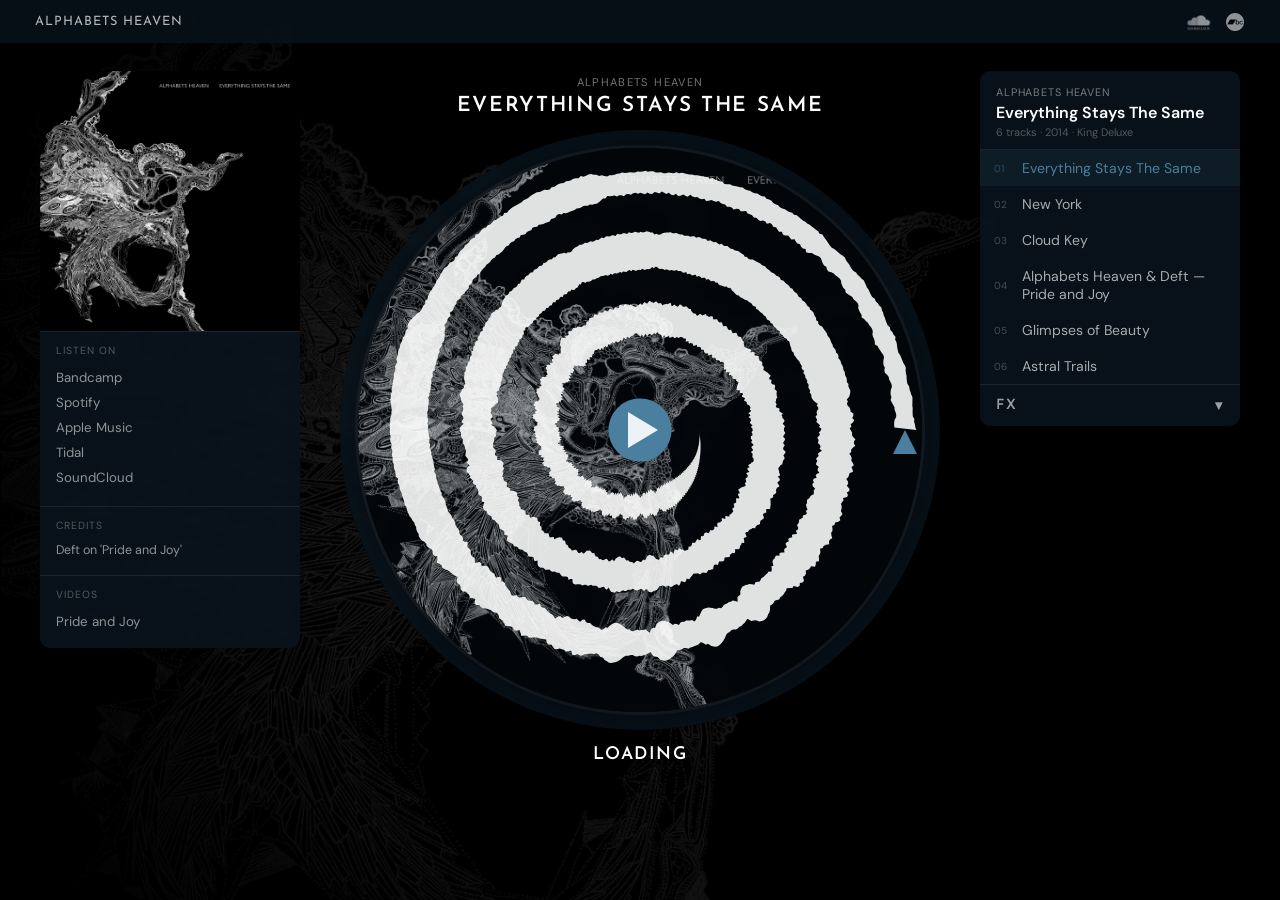
<file: releases/everything-stays-the-same.html>
<!doctype html>
<html lang="en">
    <head>
        <meta charset="utf-8" />
        <meta name="viewport" content="width=device-width, initial-scale=1" />
        <link rel="icon" href="favicon.ico" />
        <title>Alphabets Heaven — Everything Stays The Same</title>
        <link href="style/navbar.css" rel="stylesheet" />
        <link href="style/alphabets.css" rel="stylesheet" />
        <link href="style/waveformjs.css" rel="stylesheet" />

        <style>
            :root {
                --panel-rgb: 10, 20, 30;
                --accent: #4a7fa0;
                --accent-rgb: 74, 127, 160;
                --bg-overlay: rgba(0, 0, 0, 0.87);
            }
            .content-container {
                background:
                    linear-gradient(var(--bg-overlay), var(--bg-overlay)),
                    url("images/everything-stays-the-same/everything-stays-the-sameback.jpg")
                        no-repeat center / cover;
                background-attachment: fixed;
            }
        </style>

        <script>
            window.albumConfig = {
                artist: "Alphabets Heaven",
                title: "Everything Stays The Same",
                year: 2014,
                label: "King Deluxe",
                credits: ["Deft on 'Pride and Joy'"],
                artwork:
                    "images/everything-stays-the-same/everything-stays-the-same.jpg",
                links: [
                    {
                        name: "Bandcamp",
                        url: "https://kingdeluxe.bandcamp.com/album/everything-stays-the-same",
                    },
                    {
                        name: "Spotify",
                        url: "https://open.spotify.com/album/3zT9v6glGMfilaAo1tigoi",
                    },
                    {
                        name: "Apple Music",
                        url: "https://music.apple.com/us/album/everything-stays-the-same-ep/948301186",
                    },
                    {
                        name: "Tidal",
                        url: "https://tidal.com/browse/album/38807528",
                    },
                    {
                        name: "SoundCloud",
                        url: "https://soundcloud.com/alphabetsheaven/sets/everything-stays-the-same",
                    },
                ],
                videos: [
                    {
                        title: "Pride and Joy",
                        url: "https://www.youtube.com/watch?v=Ha6ZJngMNkI",
                    },
                ],
                tracks: [
                    {
                        id: "everything-stays-the-same",
                        url: "https://pub-b2c73c4391b6462980c9e5d8c74b3b8f.r2.dev/audio/Alphabets Heaven - Everything Stays The Same/01 - Alphabets Heaven - Everything Stays The Same.mp3",
                        svgId: "everything-stays-the-same/everything-stays-the-same.mp3",
                        title: "Everything Stays The Same",
                    },
                    {
                        id: "new-york",
                        url: "https://pub-b2c73c4391b6462980c9e5d8c74b3b8f.r2.dev/audio/Alphabets Heaven - Everything Stays The Same/02 - Alphabets Heaven - New York.mp3",
                        svgId: "everything-stays-the-same/new-york.mp3",
                        title: "New York",
                    },
                    {
                        id: "cloud-key",
                        url: "https://pub-b2c73c4391b6462980c9e5d8c74b3b8f.r2.dev/audio/Alphabets Heaven - Everything Stays The Same/03 - Alphabets Heaven - Cloud Key.mp3",
                        svgId: "everything-stays-the-same/cloud-key.mp3",
                        title: "Cloud Key",
                    },
                    {
                        id: "pride-and-joy",
                        url: "https://pub-b2c73c4391b6462980c9e5d8c74b3b8f.r2.dev/audio/Alphabets Heaven - Everything Stays The Same/04 - Alphabets Heaven and Deft - Pride and Joy.mp3",
                        svgId: "everything-stays-the-same/pride-and-joy.mp3",
                        title: "Alphabets Heaven & Deft — Pride and Joy",
                    },
                    {
                        id: "glimpses-of-beauty",
                        url: "https://pub-b2c73c4391b6462980c9e5d8c74b3b8f.r2.dev/audio/Alphabets Heaven - Everything Stays The Same/05 - Alphabets Heaven - Glimpses of Beauty.mp3",
                        svgId: "everything-stays-the-same/glimpses-of-beauty.mp3",
                        title: "Glimpses of Beauty",
                    },
                    {
                        id: "astral-trails",
                        url: "https://pub-b2c73c4391b6462980c9e5d8c74b3b8f.r2.dev/audio/Alphabets Heaven - Everything Stays The Same/06 - Alphabets Heaven - Astral Trails.mp3",
                        svgId: "everything-stays-the-same/astral-trails.mp3",
                        title: "Astral Trails",
                    },
                ],
            };
        </script>
    </head>

    <body>
        <div class="content-container">
            <nav class="navbar navbar-static-top">
                <div class="navbar-collapse">
                    <ul class="nav navbar-nav">
                        <li><a href="index.html">Alphabets Heaven</a></li>
                    </ul>
                    <div class="nav-social">
                        <a
                            href="http://www.soundcloud.com/alphabetsheaven"
                            target="_blank"
                            rel="noopener"
                            ><img src="images/social/sc2.png" alt="SoundCloud"
                        /></a>
                        <a
                            href="https://alphabetsheaven.bandcamp.com/"
                            target="_blank"
                            rel="noopener"
                            ><img
                                src="images/social/bandcamp.png"
                                alt="Bandcamp"
                        /></a>
                    </div>
                </div>
            </nav>

            <div class="page-layout">
                <div class="artwork-column">
                    <img
                        class="album-artwork"
                        id="album-artwork"
                        src=""
                        alt=""
                    />
                    <div class="artwork-links" id="artwork-links"></div>
                    <div class="album-credits" id="release-credits"></div>
                    <details class="fx-section">
                        <summary>FX</summary>
                        <div class="fx-controls-wrap">
                            <div class="fx-controls">
                                <label for="volume">Volume</label>
                                <input
                                    type="range"
                                    min="0"
                                    max="1"
                                    id="volume"
                                    step="0.01"
                                    value="1"
                                />
                                <label for="filter">Filter</label>
                                <input
                                    type="range"
                                    min="0"
                                    max="1"
                                    id="filter"
                                    step="0.01"
                                    value="1"
                                />
                                <label for="delay-send">Delay</label>
                                <input
                                    type="range"
                                    min="0"
                                    max="0.7"
                                    id="delay-send"
                                    step="0.01"
                                    value="0"
                                />
                                <label for="delay-time">Delay Time</label>
                                <input
                                    type="range"
                                    min="0.1"
                                    max="1.2"
                                    id="delay-time"
                                    step="0.01"
                                    value="0.35"
                                />
                                <label for="delay-feedback">Feedback</label>
                                <input
                                    type="range"
                                    min="0"
                                    max="0.7"
                                    id="delay-feedback"
                                    step="0.01"
                                    value="0.4"
                                />
                                <label for="speed">Speed</label>
                                <input
                                    type="range"
                                    min="-1"
                                    max="1"
                                    id="speed"
                                    step="0.01"
                                    value="0"
                                />
                            </div>
                        </div>
                    </details>
                </div>

                <div class="player-column">
                    <div class="player-header" id="player-header"></div>
                    <div class="player-backdrop">
                        <img
                            class="vinyl-label"
                            id="vinyl-label"
                            src=""
                            alt=""
                        />
                        <div class="track-player" id="long"></div>
                    </div>
                    <div class="track-below">
                        <h3 class="track-title"></h3>
                        <div class="track-time" id="track-time"></div>
                    </div>
                </div>

                <aside class="track-list" id="track-list"></aside>
            </div>

            <div class="artwork-lightbox" id="artwork-lightbox" hidden>
                <img
                    class="artwork-lightbox-img"
                    id="artwork-lightbox-img"
                    src=""
                    alt=""
                />
            </div>
        </div>

        <script src="player.js"></script>
    </body>
</html>
</file>
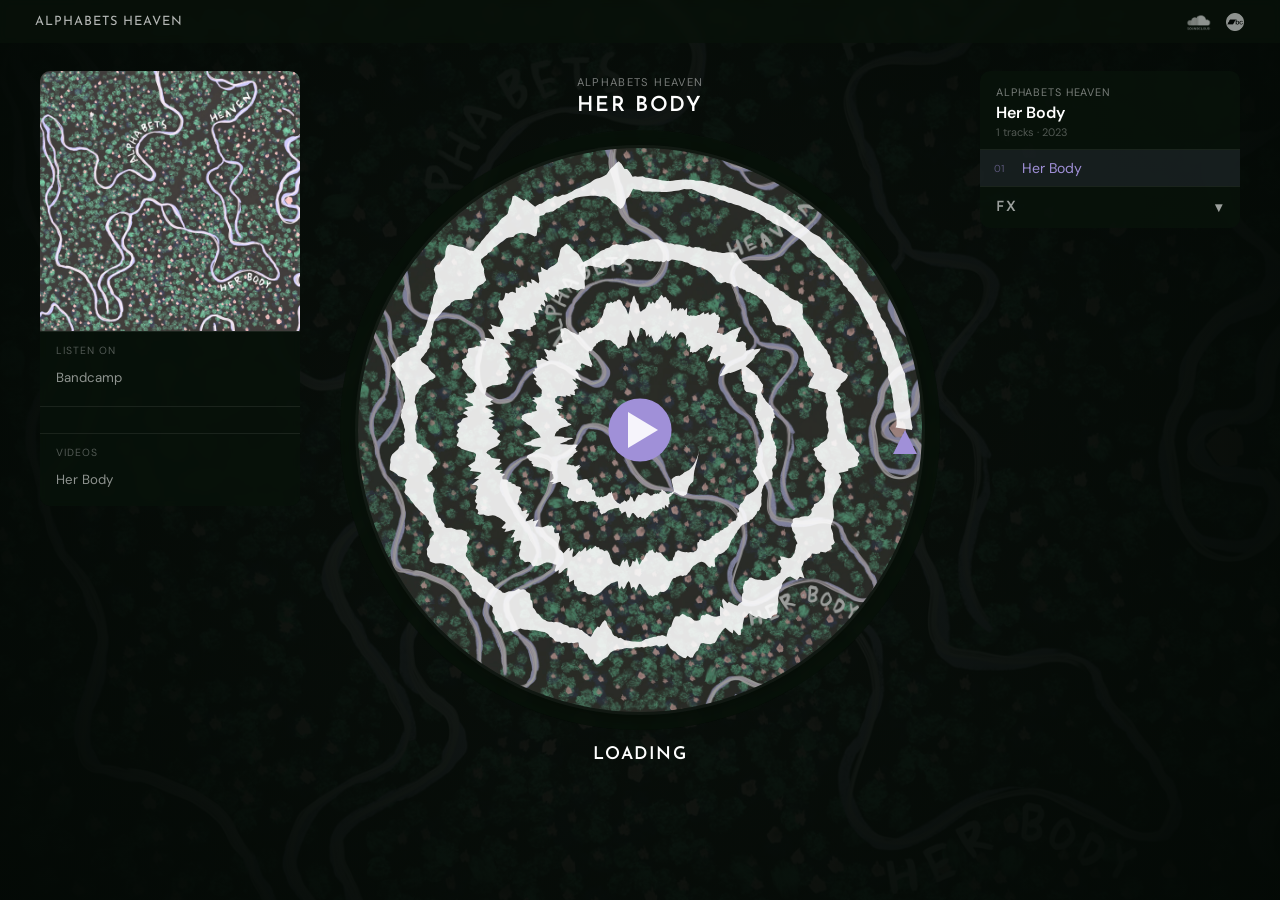
<file: releases/her-body.html>
<!doctype html>
<html lang="en">
    <head>
        <meta charset="utf-8" />
        <meta name="viewport" content="width=device-width, initial-scale=1" />
        <link rel="icon" href="favicon.ico" />
        <title>Alphabets Heaven — Her Body</title>
        <link href="style/navbar.css" rel="stylesheet" />
        <link href="style/alphabets.css" rel="stylesheet" />
        <link href="style/waveformjs.css" rel="stylesheet" />

        <style>
            :root {
                --panel-rgb: 8, 18, 10;
                --accent: #a090d8;
                --accent-rgb: 160, 144, 216;
                --bg-overlay: rgba(4, 10, 6, 0.92);
            }
            .content-container {
                background:
                    linear-gradient(var(--bg-overlay), var(--bg-overlay)),
                    url("images/her-body/her-bodyback.jpg") no-repeat center / cover;
                background-attachment: fixed;
            }
        </style>

        <script>
            window.albumConfig = {
                artist: "Alphabets Heaven",
                title: "Her Body",
                year: 2023,
                label: "",
                credits: [],
                artwork: "images/her-body/her-body.jpg",
                links: [
                    {
                        name: "Bandcamp",
                        url: "https://alphabetsheaven.bandcamp.com/track/her-body",
                    },
                ],
                videos: [
                    {
                        title: "Her Body",
                        url: "https://www.youtube.com/watch?v=1S6UQsZedU8",
                    },
                ],
                tracks: [
                    {
                        id: "her-body",
                        url: "https://pub-b2c73c4391b6462980c9e5d8c74b3b8f.r2.dev/audio/Alphabets Heaven - Her Body/Alphabets Heaven - Her Body.mp3",
                        svgId: "her-body/her-body.mp3",
                        title: "Her Body",
                    },
                ],
            };
        </script>
    </head>

    <body>
        <div class="content-container">
            <nav class="navbar navbar-static-top">
                <div class="navbar-collapse">
                    <ul class="nav navbar-nav">
                        <li><a href="index.html">Alphabets Heaven</a></li>
                    </ul>
                    <div class="nav-social">
                        <a
                            href="http://www.soundcloud.com/alphabetsheaven"
                            target="_blank"
                            rel="noopener"
                            ><img src="images/social/sc2.png" alt="SoundCloud"
                        /></a>
                        <a
                            href="https://alphabetsheaven.bandcamp.com/"
                            target="_blank"
                            rel="noopener"
                            ><img
                                src="images/social/bandcamp.png"
                                alt="Bandcamp"
                        /></a>
                    </div>
                </div>
            </nav>

            <div class="page-layout">
                <div class="artwork-column">
                    <img
                        class="album-artwork"
                        id="album-artwork"
                        src=""
                        alt=""
                    />
                    <div class="artwork-links" id="artwork-links"></div>
                    <div class="album-credits" id="release-credits"></div>
                    <details class="fx-section">
                        <summary>FX</summary>
                        <div class="fx-controls-wrap">
                            <div class="fx-controls">
                                <label for="volume">Volume</label>
                                <input
                                    type="range"
                                    min="0"
                                    max="1"
                                    id="volume"
                                    step="0.01"
                                    value="1"
                                />
                                <label for="filter">Filter</label>
                                <input
                                    type="range"
                                    min="0"
                                    max="1"
                                    id="filter"
                                    step="0.01"
                                    value="1"
                                />
                                <label for="delay-send">Delay</label>
                                <input
                                    type="range"
                                    min="0"
                                    max="0.7"
                                    id="delay-send"
                                    step="0.01"
                                    value="0"
                                />
                                <label for="delay-time">Delay Time</label>
                                <input
                                    type="range"
                                    min="0.1"
                                    max="1.2"
                                    id="delay-time"
                                    step="0.01"
                                    value="0.35"
                                />
                                <label for="delay-feedback">Feedback</label>
                                <input
                                    type="range"
                                    min="0"
                                    max="0.7"
                                    id="delay-feedback"
                                    step="0.01"
                                    value="0.4"
                                />
                                <label for="speed">Speed</label>
                                <input
                                    type="range"
                                    min="-1"
                                    max="1"
                                    id="speed"
                                    step="0.01"
                                    value="0"
                                />
                            </div>
                        </div>
                    </details>
                </div>

                <div class="player-column">
                    <div class="player-header" id="player-header"></div>
                    <div class="player-backdrop">
                        <img
                            class="vinyl-label"
                            id="vinyl-label"
                            src=""
                            alt=""
                        />
                        <div class="track-player" id="long"></div>
                    </div>
                    <div class="track-below">
                        <h3 class="track-title"></h3>
                        <div class="track-time" id="track-time"></div>
                    </div>
                </div>

                <aside class="track-list" id="track-list"></aside>
            </div>

            <div class="artwork-lightbox" id="artwork-lightbox" hidden>
                <img
                    class="artwork-lightbox-img"
                    id="artwork-lightbox-img"
                    src=""
                    alt=""
                />
            </div>
        </div>

        <script src="player.js"></script>
    </body>
</html>
</file>
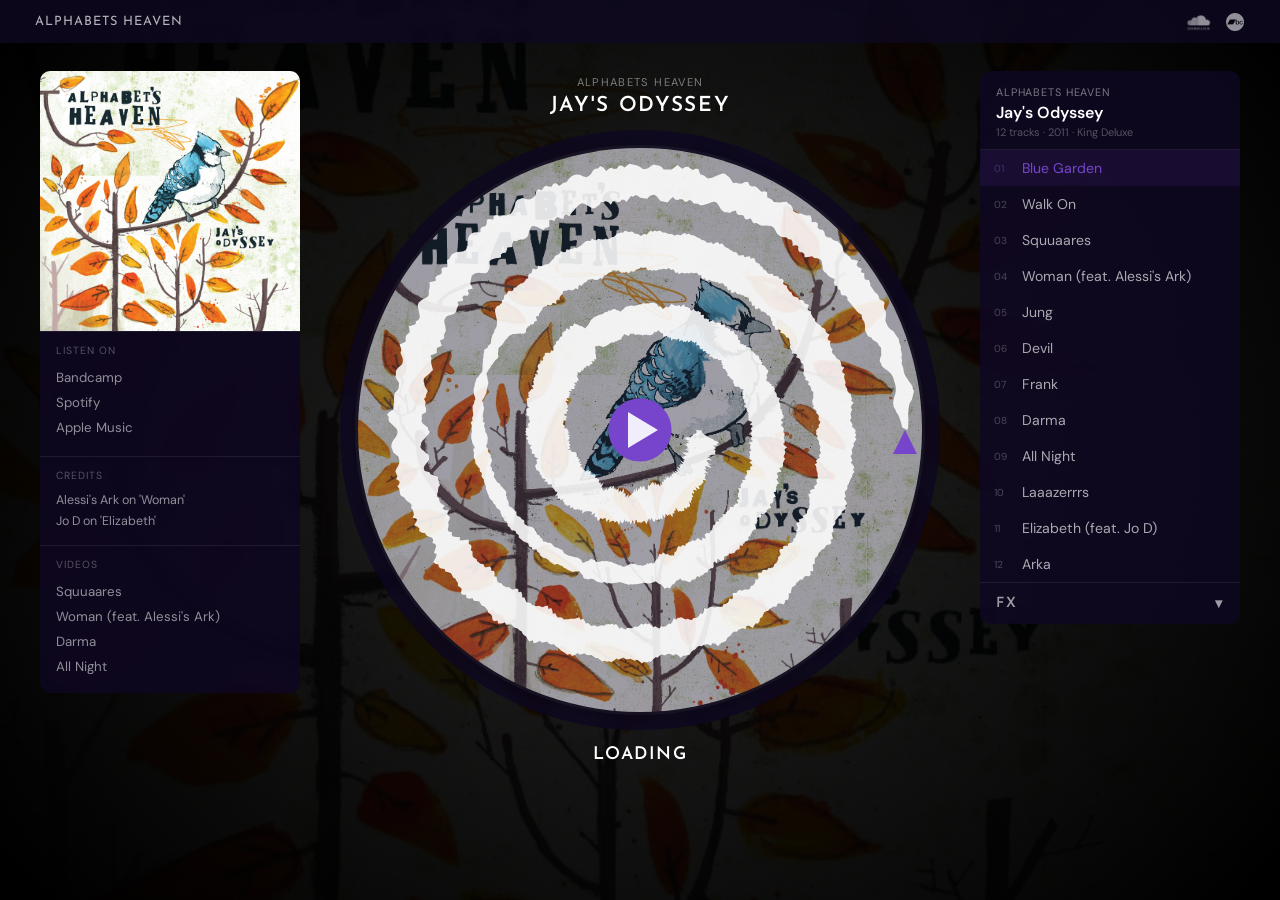
<file: releases/jays-odyssey.html>
<!doctype html>
<html lang="en">
    <head>
        <meta charset="utf-8" />
        <meta name="viewport" content="width=device-width, initial-scale=1" />
        <link rel="icon" href="favicon.ico" />
        <title>Alphabets Heaven — Jay's Odyssey</title>
        <link href="style/navbar.css" rel="stylesheet" />
        <link href="style/alphabets.css" rel="stylesheet" />
        <link href="style/waveformjs.css" rel="stylesheet" />

        <style>
            :root {
                --panel-rgb: 15, 8, 35;
                --accent: #7744cc;
                --accent-rgb: 119, 68, 204;
                --bg-overlay: rgba(0, 0, 0, 0.88);
            }
            .content-container {
                background:
                    linear-gradient(var(--bg-overlay), var(--bg-overlay)),
                    url("images/jays-odyssey/jays-odysseyback.jpg") no-repeat
                        center / cover;
                background-attachment: fixed;
            }
        </style>

        <script>
            window.albumConfig = {
                artist: "Alphabets Heaven",
                title: "Jay's Odyssey",
                year: 2011,
                label: "King Deluxe",
                credits: ["Alessi's Ark on 'Woman'", "Jo D on 'Elizabeth'"],
                artwork: "images/jays-odyssey/jays-odyssey.jpg",
                links: [
                    {
                        name: "Bandcamp",
                        url: "https://kingdeluxe.bandcamp.com/album/jays-odyssey",
                    },
                    {
                        name: "Spotify",
                        url: "https://open.spotify.com/album/7M52Fp0nytLdcOkdEC6ooB",
                    },
                    {
                        name: "Apple Music",
                        url: "https://music.apple.com/us/album/jays-odyssey/467921044",
                    },
                ],
                videos: [
                    {
                        title: "Squuaares",
                        url: "https://www.youtube.com/watch?v=xzFus6smlcE",
                    },
                    {
                        title: "Woman (feat. Alessi's Ark)",
                        url: "https://www.youtube.com/watch?v=UJJAjwy60Y0",
                    },
                    {
                        title: "Darma",
                        url: "https://www.youtube.com/watch?v=K5Tj2AwtRvw",
                    },
                    {
                        title: "All Night",
                        url: "https://www.youtube.com/watch?v=UtYxHr7Ljwc",
                    },
                ],
                tracks: [
                    {
                        id: "blue-garden",
                        url: "https://pub-b2c73c4391b6462980c9e5d8c74b3b8f.r2.dev/audio/Alphabets Heaven - Jay's Odyssey/01 Blue Garden.mp3",
                        svgId: "jays-odyssey/01-blue-garden.mp3",
                        title: "Blue Garden",
                    },
                    {
                        id: "walk-on",
                        url: "https://pub-b2c73c4391b6462980c9e5d8c74b3b8f.r2.dev/audio/Alphabets Heaven - Jay's Odyssey/02 Walk On.mp3",
                        svgId: "jays-odyssey/02-walk-on.mp3",
                        title: "Walk On",
                    },
                    {
                        id: "squuaares",
                        url: "https://pub-b2c73c4391b6462980c9e5d8c74b3b8f.r2.dev/audio/Alphabets Heaven - Jay's Odyssey/03 Squaarres.mp3",
                        svgId: "jays-odyssey/03-squaarres.mp3",
                        title: "Squuaares",
                    },
                    {
                        id: "woman",
                        url: "https://pub-b2c73c4391b6462980c9e5d8c74b3b8f.r2.dev/audio/Alphabets Heaven - Jay's Odyssey/04 Woman (Alessi's Ark).mp3",
                        svgId: "jays-odyssey/04-woman-(alessi's-ark).mp3",
                        title: "Woman (feat. Alessi's Ark)",
                    },
                    {
                        id: "jung",
                        url: "https://pub-b2c73c4391b6462980c9e5d8c74b3b8f.r2.dev/audio/Alphabets Heaven - Jay's Odyssey/05 Jung.mp3",
                        svgId: "jays-odyssey/05-jung.mp3",
                        title: "Jung",
                    },
                    {
                        id: "devil",
                        url: "https://pub-b2c73c4391b6462980c9e5d8c74b3b8f.r2.dev/audio/Alphabets Heaven - Jay's Odyssey/06 Devil.mp3",
                        svgId: "jays-odyssey/06-devil.mp3",
                        title: "Devil",
                    },
                    {
                        id: "frank",
                        url: "https://pub-b2c73c4391b6462980c9e5d8c74b3b8f.r2.dev/audio/Alphabets Heaven - Jay's Odyssey/07 Frank.mp3",
                        svgId: "jays-odyssey/07-frank.mp3",
                        title: "Frank",
                    },
                    {
                        id: "darma",
                        url: "https://pub-b2c73c4391b6462980c9e5d8c74b3b8f.r2.dev/audio/Alphabets Heaven - Jay's Odyssey/07 Darma.mp3",
                        svgId: "jays-odyssey/07-darma.mp3",
                        title: "Darma",
                    },
                    {
                        id: "all-night",
                        url: "https://pub-b2c73c4391b6462980c9e5d8c74b3b8f.r2.dev/audio/Alphabets Heaven - Jay's Odyssey/09 All Night.mp3",
                        svgId: "jays-odyssey/09-all-night.mp3",
                        title: "All Night",
                    },
                    {
                        id: "laaazerrrs",
                        url: "https://pub-b2c73c4391b6462980c9e5d8c74b3b8f.r2.dev/audio/Alphabets Heaven - Jay's Odyssey/10 Laaazerrrs.mp3",
                        svgId: "jays-odyssey/10-laaazerrrs.mp3",
                        title: "Laaazerrrs",
                    },
                    {
                        id: "elizabeth",
                        url: "https://pub-b2c73c4391b6462980c9e5d8c74b3b8f.r2.dev/audio/Alphabets Heaven - Jay's Odyssey/11 Elizabeth.mp3",
                        svgId: "jays-odyssey/11-elizabeth.mp3",
                        title: "Elizabeth (feat. Jo D)",
                    },
                    {
                        id: "arka",
                        url: "https://pub-b2c73c4391b6462980c9e5d8c74b3b8f.r2.dev/audio/Alphabets Heaven - Jay's Odyssey/12 Arka.mp3",
                        svgId: "jays-odyssey/12-arka.mp3",
                        title: "Arka",
                    },
                ],
            };
        </script>
    </head>

    <body>
        <div class="content-container">
            <nav class="navbar navbar-static-top">
                <div class="navbar-collapse">
                    <ul class="nav navbar-nav">
                        <li><a href="index.html">Alphabets Heaven</a></li>
                    </ul>
                    <div class="nav-social">
                        <a
                            href="http://www.soundcloud.com/alphabetsheaven"
                            target="_blank"
                            rel="noopener"
                            ><img src="images/social/sc2.png" alt="SoundCloud"
                        /></a>
                        <a
                            href="https://alphabetsheaven.bandcamp.com/"
                            target="_blank"
                            rel="noopener"
                            ><img
                                src="images/social/bandcamp.png"
                                alt="Bandcamp"
                        /></a>
                    </div>
                </div>
            </nav>

            <div class="page-layout">
                <div class="artwork-column">
                    <img
                        class="album-artwork"
                        id="album-artwork"
                        src=""
                        alt=""
                    />
                    <div class="artwork-links" id="artwork-links"></div>
                    <div class="album-credits" id="release-credits"></div>
                    <details class="fx-section">
                        <summary>FX</summary>
                        <div class="fx-controls-wrap">
                            <div class="fx-controls">
                                <label for="volume">Volume</label>
                                <input
                                    type="range"
                                    min="0"
                                    max="1"
                                    id="volume"
                                    step="0.01"
                                    value="1"
                                />
                                <label for="filter">Filter</label>
                                <input
                                    type="range"
                                    min="0"
                                    max="1"
                                    id="filter"
                                    step="0.01"
                                    value="1"
                                />
                                <label for="delay-send">Delay</label>
                                <input
                                    type="range"
                                    min="0"
                                    max="0.7"
                                    id="delay-send"
                                    step="0.01"
                                    value="0"
                                />
                                <label for="delay-time">Delay Time</label>
                                <input
                                    type="range"
                                    min="0.1"
                                    max="1.2"
                                    id="delay-time"
                                    step="0.01"
                                    value="0.35"
                                />
                                <label for="delay-feedback">Feedback</label>
                                <input
                                    type="range"
                                    min="0"
                                    max="0.7"
                                    id="delay-feedback"
                                    step="0.01"
                                    value="0.4"
                                />
                                <label for="speed">Speed</label>
                                <input
                                    type="range"
                                    min="-1"
                                    max="1"
                                    id="speed"
                                    step="0.01"
                                    value="0"
                                />
                            </div>
                        </div>
                    </details>
                </div>

                <div class="player-column">
                    <div class="player-header" id="player-header"></div>
                    <div class="player-backdrop">
                        <img
                            class="vinyl-label"
                            id="vinyl-label"
                            src=""
                            alt=""
                        />
                        <div class="track-player" id="long"></div>
                    </div>
                    <div class="track-below">
                        <h3 class="track-title"></h3>
                        <div class="track-time" id="track-time"></div>
                    </div>
                </div>

                <aside class="track-list" id="track-list"></aside>
            </div>

            <div class="artwork-lightbox" id="artwork-lightbox" hidden>
                <img
                    class="artwork-lightbox-img"
                    id="artwork-lightbox-img"
                    src=""
                    alt=""
                />
            </div>
        </div>

        <script src="player.js"></script>
    </body>
</html>
</file>
<file: permute/style.css>
:root {
  --chakra-fonts-body: Dongle;
  --chakra-fonts-heading: Dongle;
}

body {
  background-image: url("./img/bg2.jpg") !important;
  animation: background-move 100s ease-in-out 2s 4 alternate;
  background-size: cover;
  font-family: Dongle, sans-serif;
  padding: 16px
}

.title {
  font-size: 48px;
  text-align: center;
  font-weight: 400;
  margin-bottom: 24px;
}

.page {
  width: 100%;
  max-width: 600px;
  margin: 0 auto;
  color: #343b46;
}

.demo {
  width: 100%;
  max-width: 480px;
  margin: 0 auto 36px;
}

.content {
  font-size: 24px;
}

.demo-image {
  width: 100%;
}

.download-box {
  /* background-color: #cba7db; */
  background-color: #3A3659;
  margin: 0 auto;
  padding: 18px;
  text-align: center;
  cursor: pointer;
  border-radius: 8px;
  box-shadow: rgba(100, 100, 111, 0.2) 0px 7px 29px 0px;
  color: #faf9fe;
  width: 200px;
}

.download-box a {
  color: #faf9fe;
  text-decoration: none;
  font-size: 28px;
}

.video-box {
  width: 480px;
  margin: 0 auto;
  margin-top: 36px;
  border-radius: 8px;
  border: 1px solid #343b46;
  overflow: hidden;
}

.video-title {
  margin-top: 64px;
}

.download-box:hover a {
  color: #343b46;
}

.download-box:hover {
  background-color: #e4e1f9;
}

.code-box {
  margin: 64px 0;
  text-align: center;
}

.code-box a {
  font-size: 36px;
  color: #3fe8c4;
}

.code-box a:hover {
  color: #343b46;
}

@keyframes background-move {
  0% {
    background-position: 0%;
    background-position-y: 0%;
  }

  20% {
    background-position: 8%;
    background-position-y: 4%;
  }

  40% {
    background-position: 3%;
    background-position-y: 7%;
  }

  60% {
    background-position: 7%;
    background-position-y: 2%;
  }

  100% {
    background-position: 10%;
    background-position-y: 10%;
  }
}

.output-heading {
  direction: rtl;
  text-align: left;
  overflow: hidden;
  text-overflow: ellipsis;
  white-space: nowrap;
}
</file>
<file: aquarium/css/styles.css>
/* PP Neue Montreal Font Faces */
@font-face {
    font-family: "PP Neue Montreal";
    src: url("../assets/fonts/PPNeueMontrealOTF/PPNeueMontreal-Thin.otf")
        format("opentype");
    font-weight: 100;
    font-style: normal;
}

@font-face {
    font-family: "PP Neue Montreal";
    src: url("../assets/fonts/PPNeueMontrealOTF/PPNeueMontreal-Book.otf")
        format("opentype");
    font-weight: 400;
    font-style: normal;
}

@font-face {
    font-family: "PP Neue Montreal";
    src: url("../assets/fonts/PPNeueMontrealOTF/PPNeueMontreal-Medium.otf")
        format("opentype");
    font-weight: 500;
    font-style: normal;
}

@font-face {
    font-family: "PP Neue Montreal";
    src: url("../assets/fonts/PPNeueMontrealOTF/PPNeueMontreal-Bold.otf")
        format("opentype");
    font-weight: 700;
    font-style: normal;
}

@font-face {
    font-family: "PP Neue Montreal";
    src: url("../assets/fonts/PPNeueMontrealOTF/PPNeueMontreal-Italic.otf")
        format("opentype");
    font-weight: 400;
    font-style: italic;
}

/* CSS Custom Properties */
:root {
    --color-bg: #f8f8f6;
    --color-text: #1a1a1a;
    --color-text-secondary: #6b6b6b;
    --color-accent: #2d5a6b;
    --color-accent-light: #4a8a9e;
    --color-border: #e0e0de;

    --font-family:
        "PP Neue Montreal", -apple-system, BlinkMacSystemFont, sans-serif;

    --space-xs: 0.5rem;
    --space-sm: 1rem;
    --space-md: 2rem;
    --space-lg: 4rem;
    --space-xl: 8rem;

    --max-width: 1200px;
    --max-width-narrow: 800px;
}

/* Dark Mode */
@media (prefers-color-scheme: dark) {
    :root {
        --color-bg: #0d0d0d;
        --color-text: #e8e8e6;
        --color-text-secondary: #8a8a8a;
        --color-accent: #5a9bb0;
        --color-accent-light: #7bbcd0;
        --color-border: #2a2a2a;
    }
}

/* Reset */
*,
*::before,
*::after {
    box-sizing: border-box;
    margin: 0;
    padding: 0;
}

/* Base Styles */
html {
    font-size: 16px;
    -webkit-font-smoothing: antialiased;
    -moz-osx-font-smoothing: grayscale;
}

@media (max-width: 900px) {
    html {
        font-size: 12px;
    }
}

body {
    font-family: var(--font-family);
    font-weight: 400;
    line-height: 1.6;
    color: var(--color-text);
    background-color: var(--color-bg);
    min-height: 100vh;
}

/* Typography */
h1 {
    font-size: clamp(2.5rem, 5vw, 4rem);
    font-weight: 500;
    line-height: 1.1;
    letter-spacing: -0.02em;
}

h2 {
    font-size: clamp(1.5rem, 3vw, 2rem);
    font-weight: 500;
    line-height: 1.2;
    letter-spacing: -0.01em;
}

h3 {
    font-size: 1.125rem;
    font-weight: 500;
    line-height: 1.3;
}

p {
    font-size: 1rem;
    line-height: 1.7;
    color: var(--color-text-secondary);
}

.text-thin {
    font-weight: 100;
}

.text-small {
    font-size: 0.875rem;
}

.text-uppercase {
    text-transform: uppercase;
    letter-spacing: 0.1em;
    font-size: 0.75rem;
}

/* Layout */
.container {
    max-width: var(--max-width);
    margin: 0 auto;
    padding: 0 var(--space-md);
}

.container--narrow {
    max-width: var(--max-width-narrow);
}

/* Navigation */
.nav {
    padding: var(--space-md) 0;
    position: fixed;
    top: 0;
    left: 0;
    right: 0;
    background: var(--color-bg);
    z-index: 100;
}

.nav__inner {
    display: flex;
    justify-content: space-between;
    align-items: center;
}

.nav__logo {
    font-weight: 500;
    font-size: 0.875rem;
    text-decoration: none;
    color: var(--color-text);
    letter-spacing: 0.02em;
}

.nav__links {
    display: flex;
    gap: var(--space-md);
}

.nav__link {
    font-weight: 400;
    font-size: 0.875rem;
    text-decoration: none;
    color: var(--color-text-secondary);
    transition: color 0.2s ease;
}

.nav__link:hover {
    color: var(--color-text);
}

.nav__link--active {
    color: var(--color-text);
}

/* Hero Section - Landing Page */
.hero {
    min-height: 100vh;
    display: flex;
    align-items: center;
    justify-content: center;
    padding: var(--space-xl) var(--space-md);
}

.hero__content {
    display: grid;
    grid-template-columns: 1fr 1fr;
    gap: var(--space-lg);
    align-items: center;
    max-width: var(--max-width);
    width: 100%;
}

.license__description {
    margin-top: 2rem;
    font-style: italic;
    color: var(--color-accent);
}

.license_cta {
    color: var(--color-accent);
    text-decoration: underline;
    text-underline-offset: 2px;
}

.hero__figure {
    display: flex;
    flex-direction: column;
    align-items: center;
}

.hero__artwork {
    width: 100%;
    max-width: 500px;
    aspect-ratio: 1;
    object-fit: cover;
}

.artwork-credit {
    font-size: 1rem;
    color: var(--color-text-secondary);
    margin-top: var(--space-xs);
    font-weight: 100;
}

.hero__info {
    max-width: 480px;
}

.hero__artist {
    margin-bottom: var(--space-xs);
    color: var(--color-text-secondary);
}

.hero__title {
    margin-bottom: var(--space-md);
}

.hero__description {
    margin-bottom: var(--space-md);
}

.hero__cta {
    display: inline-block;
    padding: var(--space-sm) var(--space-md);
    background: var(--color-text);
    color: var(--color-bg);
    text-decoration: none;
    font-size: 0.875rem;
    font-weight: 500;
    letter-spacing: 0.02em;
    transition: opacity 0.2s ease;
}

.hero__cta:hover {
    opacity: 0.8;
}

.hero__buttons {
    display: flex;
    gap: var(--space-sm);
    flex-wrap: wrap;
}

.hero__cta--secondary {
    background: transparent;
    color: var(--color-text);
    border: 1px solid var(--color-text);
}

.hero__cta--secondary:hover {
    background: var(--color-text);
    color: var(--color-bg);
    opacity: 1;
}

/* Listen Page */
.listen {
    min-height: 100vh;
    padding: calc(var(--space-xl)) var(--space-md) calc(var(--space-lg) + 100px);
}

.composition {
    margin-top: --space-md;
}

.listen__content {
    display: grid;
    grid-template-columns: 300px 1fr;
    gap: var(--space-lg);
    max-width: var(--max-width);
    margin: 0 auto;
}

.listen__sidebar {
    position: sticky;
    top: calc(60px + var(--space-md));
    height: fit-content;
}

.listen__figure {
    margin-bottom: var(--space-md);
}

.listen__figure .artwork-credit {
    margin-top: 0.25rem;
}

.listen__artwork {
    width: 100%;
    aspect-ratio: 1;
    object-fit: cover;
}

.listen__album-info {
    margin-bottom: var(--space-md);
}

.listen__artist {
    font-size: 0.875rem;
    color: var(--color-text-secondary);
    margin-bottom: var(--space-xs);
}

.listen__title {
    font-size: 1.25rem;
    font-weight: 500;
}

.listen__download {
    display: inline-block;
    padding: var(--space-sm) var(--space-md);
    border: 1px solid var(--color-text);
    color: var(--color-text);
    text-decoration: none;
    font-size: 0.875rem;
    font-weight: 500;
    letter-spacing: 0.02em;
    transition: all 0.2s ease;
    text-align: center;
    width: 100%;
}

.listen__download + .listen__download {
    margin-top: var(--space-sm);
}

.listen__download:hover {
    background: var(--color-text);
    color: var(--color-bg);
}

/* Audio Player */
.player {
    background: transparent;
}

.player__track-list {
    list-style: none;
    margin-bottom: var(--space-md);
}

.player__track {
    display: flex;
    align-items: center;
    padding: var(--space-sm) 0;
    border-bottom: 1px solid var(--color-border);
    cursor: pointer;
    transition: background 0.2s ease;
}

.player__track:hover {
    background: rgba(0, 0, 0, 0.02);
}

.player__track.is-active {
    background: rgba(0, 0, 0, 0.03);
}

.player__track-number {
    width: 40px;
    font-size: 0.875rem;
    color: var(--color-text-secondary);
    font-weight: 100;
}

.player__track-title {
    flex: 1;
    font-size: 1rem;
    font-weight: 400;
}

.player__track-duration {
    font-size: 0.875rem;
    color: var(--color-text-secondary);
    font-weight: 100;
}

.player__track.is-active .player__track-number {
    color: var(--color-accent);
}

.player__track.is-active .player__track-title {
    font-weight: 500;
}

/* Player Controls */
.player__controls {
    position: fixed;
    bottom: 0;
    left: 0;
    right: 0;
    background: var(--color-bg);
    border-top: 1px solid var(--color-border);
    padding: var(--space-sm) var(--space-md);
}

.player__controls-inner {
    max-width: var(--max-width);
    margin: 0 auto;
    display: grid;
    grid-template-columns: 200px 1fr 100px;
    gap: var(--space-md);
    align-items: center;
}

.player__now-playing {
    display: flex;
    flex-direction: column;
}

.player__current-track {
    font-size: 0.875rem;
    font-weight: 500;
    white-space: nowrap;
    overflow: hidden;
    text-overflow: ellipsis;
}

.player__current-artist {
    font-size: 0.75rem;
    color: var(--color-text-secondary);
}

.player__main-controls {
    display: flex;
    flex-direction: column;
    align-items: center;
    gap: var(--space-xs);
}

.player__buttons {
    display: flex;
    align-items: center;
    gap: var(--space-md);
}

.player__btn {
    background: none;
    border: none;
    cursor: pointer;
    padding: var(--space-xs);
    color: var(--color-text);
    transition: opacity 0.2s ease;
}

.player__btn:hover {
    opacity: 0.7;
}

.player__btn--play {
    width: 48px;
    height: 48px;
    border: 2px solid var(--color-text);
    border-radius: 50%;
    display: flex;
    align-items: center;
    justify-content: center;
}

.player__btn svg {
    width: 20px;
    height: 20px;
}

.player__btn--play svg {
    width: 18px;
    height: 18px;
    margin-left: 2px;
}

.player__progress-container {
    display: flex;
    align-items: center;
    gap: var(--space-sm);
    width: 100%;
    max-width: 500px;
}

.player__time {
    font-size: 0.75rem;
    color: var(--color-text-secondary);
    font-weight: 100;
    min-width: 40px;
}

.player__time--current {
    text-align: right;
}

.player__progress {
    flex: 1;
    height: 4px;
    padding: 20px 0;
    box-sizing: content-box;
    background-color: var(--color-border);
    background-clip: content-box;
    cursor: pointer;
    position: relative;
}

.player__progress-bar {
    height: 100%;
    background: var(--color-text);
    width: 0%;
    position: relative;
}

.player__progress-bar::after {
    content: "";
    position: absolute;
    right: -4px;
    top: 50%;
    transform: translateY(-50%);
    width: 8px;
    height: 8px;
    background: var(--color-text);
    border-radius: 50%;
    opacity: 0;
    transition: opacity 0.2s ease;
}

.player__progress:hover .player__progress-bar::after {
    opacity: 1;
}

.player__volume {
    display: flex;
    align-items: center;
    gap: var(--space-xs);
}

.player__volume-slider {
    width: 80px;
    height: 4px;
    background: var(--color-border);
    cursor: pointer;
    position: relative;
}

.player__volume-bar {
    height: 100%;
    background: var(--color-text);
    width: 100%;
}

/* Responsive */
@media (max-width: 900px) {
    .hero__content {
        grid-template-columns: 1fr;
        text-align: center;
        justify-items: center;
    }

    .hero__artwork {
        max-width: 400px;
    }

    .hero__info {
        max-width: 100%;
    }

    .listen__content {
        grid-template-columns: 1fr;
    }

    .listen__sidebar {
        position: static;
        display: grid;
        grid-template-columns: 200px 1fr;
        gap: var(--space-md);
        align-items: start;
    }

    .listen__figure {
        margin-bottom: 0;
    }

    .player__controls-inner {
        grid-template-columns: 1fr;
        gap: var(--space-sm);
    }

    .player__now-playing {
        display: none;
    }

    .player__volume {
        display: none;
    }
}

@media (max-width: 600px) {
    :root {
        --space-md: 1.5rem;
        --space-lg: 2.5rem;
        --space-xl: 4rem;
    }

    .hero {
        padding-top: calc(var(--space-xl) + 60px);
    }

    .hero__artwork {
        max-width: 280px;
    }

    .listen__sidebar {
        grid-template-columns: 1fr;
        max-width: 300px;
        margin: 0 auto;
    }

    .player__track-number {
        width: 30px;
    }
}

/* Lightbox */
.lightbox {
    position: fixed;
    inset: 0;
    z-index: 1000;
    display: flex;
    align-items: center;
    justify-content: center;
    opacity: 0;
    visibility: hidden;
    transition:
        opacity 0.3s ease,
        visibility 0.3s ease;
}

.lightbox.is-open {
    opacity: 1;
    visibility: visible;
}

.lightbox__backdrop {
    position: absolute;
    inset: 0;
    background: rgba(0, 0, 0, 0.9);
}

.lightbox__content {
    position: relative;
    max-width: 90vw;
    max-height: 90vh;
    transform: scale(0.95);
    transition: transform 0.3s ease;
}

.lightbox.is-open .lightbox__content {
    transform: scale(1);
}

.lightbox__image {
    max-width: 100%;
    max-height: 85vh;
    display: block;
}

.lightbox__caption {
    color: rgba(255, 255, 255, 0.6);
    font-size: 0.875rem;
    text-align: center;
    padding-top: var(--space-sm);
}

.lightbox__close {
    position: absolute;
    top: var(--space-md);
    right: var(--space-md);
    width: 48px;
    height: 48px;
    background: transparent;
    border: none;
    color: white;
    cursor: pointer;
    opacity: 0.7;
    transition: opacity 0.2s ease;
    z-index: 1;
}

.lightbox__close:hover {
    opacity: 1;
}

.lightbox__close svg {
    width: 24px;
    height: 24px;
}

/* Clickable artwork */
[data-lightbox] {
    cursor: pointer;
    transition: opacity 0.2s ease;
}

[data-lightbox]:hover {
    opacity: 0.9;
}

/* Utility Classes */
.visually-hidden {
    position: absolute;
    width: 1px;
    height: 1px;
    padding: 0;
    margin: -1px;
    overflow: hidden;
    clip: rect(0, 0, 0, 0);
    white-space: nowrap;
    border: 0;
}

/* Dark Mode - Component Overrides */
@media (prefers-color-scheme: dark) {
    .player__track:hover {
        background: rgba(255, 255, 255, 0.03);
    }

    .player__track.is-active {
        background: rgba(255, 255, 255, 0.05);
    }
}
</file>
<file: aquarium/css/creators.css>
/* Creators Page Specific Styles */

.nav__links {
    display: flex;
    gap: var(--space-md);
}

.nav__link--active {
    color: var(--color-text);
}

/* Creators Header */
.creators {
    min-height: 100vh;
    padding-bottom: 120px;
}

.creators__header {
    padding: calc(60px + var(--space-lg)) 0 var(--space-lg);
    border-bottom: 1px solid var(--color-border);
    margin-bottom: var(--space-md);
}

.creators__title {
    font-size: clamp(1.75rem, 4vw, 2.5rem);
    margin-bottom: var(--space-xs);
}

.creators__description {
    max-width: 500px;
}

.creators__content {
    padding-top: var(--space-md);
}

/* Filter */
.filter {
    display: flex;
    justify-content: space-between;
    align-items: center;
    margin-bottom: var(--space-md);
    flex-wrap: wrap;
    gap: var(--space-sm);
}

.filter__group {
    display: flex;
    gap: var(--space-xs);
    flex-wrap: wrap;
}

.filter__btn {
    background: none;
    border: 1px solid var(--color-border);
    padding: 0.5rem 1rem;
    font-family: var(--font-family);
    font-size: 0.875rem;
    color: var(--color-text-secondary);
    cursor: pointer;
    transition: all 0.2s ease;
}

.filter__btn:hover {
    border-color: var(--color-text);
    color: var(--color-text);
}

.filter__btn.is-active {
    background: var(--color-text);
    border-color: var(--color-text);
    color: var(--color-bg);
}

.filter__count {
    font-size: 0.875rem;
    color: var(--color-text-secondary);
}

/* Creators Track List */
.creators__track-list {
    display: grid;
    grid-template-columns: repeat(auto-fill, minmax(300px, 1fr));
    gap: 1px;
    background: var(--color-border);
    border: 1px solid var(--color-border);
}

.creators__track-list .player__track {
    background: var(--color-bg);
    border: none;
    padding: var(--space-sm);
    display: grid;
    grid-template-columns: 24px 1fr auto auto;
    gap: var(--space-sm);
    align-items: center;
}

.creators__track-list .player__track:hover {
    background: rgba(0, 0, 0, 0.02);
}

.creators__track-list .player__track.is-active {
    background: rgba(0, 0, 0, 0.04);
}

.player__track-play {
    width: 24px;
    height: 24px;
    display: flex;
    align-items: center;
    justify-content: center;
    color: var(--color-text-secondary);
    transition: color 0.2s ease;
}

.player__track:hover .player__track-play,
.player__track.is-active .player__track-play {
    color: var(--color-text);
}

.player__track.is-active .player__track-play svg {
    animation: pulse 1.5s ease-in-out infinite;
}

@keyframes pulse {
    0%, 100% { opacity: 1; }
    50% { opacity: 0.5; }
}

.player__track-category {
    font-size: 0.75rem;
    color: var(--color-text-secondary);
    text-transform: capitalize;
    padding: 0.25rem 0.5rem;
    background: rgba(0, 0, 0, 0.03);
    border-radius: 2px;
}

.player__track-download {
    width: 32px;
    height: 32px;
    display: flex;
    align-items: center;
    justify-content: center;
    color: var(--color-text-secondary);
    text-decoration: none;
    transition: all 0.2s ease;
    border-radius: 2px;
}

.player__track-download:hover {
    color: var(--color-text);
    background: rgba(0, 0, 0, 0.05);
}

/* Responsive */
@media (max-width: 600px) {
    .creators__track-list {
        grid-template-columns: 1fr;
    }

    .filter__group {
        width: 100%;
    }

    .filter__btn {
        flex: 1;
        text-align: center;
        padding: 0.5rem;
        font-size: 0.75rem;
    }
}

/* Dark Mode */
@media (prefers-color-scheme: dark) {
    .creators__track-list .player__track:hover {
        background: rgba(255, 255, 255, 0.03);
    }

    .creators__track-list .player__track.is-active {
        background: rgba(255, 255, 255, 0.05);
    }

    .player__track-category {
        background: rgba(255, 255, 255, 0.08);
    }

    .player__track-download:hover {
        background: rgba(255, 255, 255, 0.08);
    }
}
</file>
<file: aquarium/css/experience.css>
/* Experience Page - Immersive Album Listening */

@font-face {
    font-family: "PP Neue Montreal";
    src: url("../assets/fonts/PPNeueMontrealOTF/PPNeueMontreal-Thin.otf") format("opentype");
    font-weight: 100;
    font-style: normal;
}

@font-face {
    font-family: "PP Neue Montreal";
    src: url("../assets/fonts/PPNeueMontrealOTF/PPNeueMontreal-Book.otf") format("opentype");
    font-weight: 400;
    font-style: normal;
}

@font-face {
    font-family: "PP Neue Montreal";
    src: url("../assets/fonts/PPNeueMontrealOTF/PPNeueMontreal-Medium.otf") format("opentype");
    font-weight: 500;
    font-style: normal;
}

:root {
    --font-family: "PP Neue Montreal", -apple-system, BlinkMacSystemFont, sans-serif;
    --transition-slow: 8s;
    --transition-ui: 0.4s;
}

* {
    box-sizing: border-box;
    margin: 0;
    padding: 0;
}

html, body {
    height: 100%;
    overflow: hidden;
}

body {
    font-family: var(--font-family);
    background: #000;
    color: #fff;
    -webkit-font-smoothing: antialiased;
    -moz-osx-font-smoothing: grayscale;
}

/* Main container */
.experience {
    position: relative;
    width: 100%;
    height: 100vh;
    overflow: hidden;
}

/* Background layers */
.experience__bg {
    position: absolute;
    inset: 0;
    background-size: cover;
    background-position: center;
    opacity: 0;
    transition: opacity var(--transition-slow) ease-in-out;
    transform: scale(1.05);
    animation: subtle-zoom 30s ease-in-out infinite alternate;
}

.experience__bg--active {
    opacity: 1;
}

@keyframes subtle-zoom {
    0% {
        transform: scale(1.0);
    }
    100% {
        transform: scale(1.08);
    }
}

/* Vignette overlay */
.experience__vignette {
    position: absolute;
    inset: 0;
    background: radial-gradient(ellipse at center, transparent 0%, rgba(0,0,0,0.3) 100%);
    pointer-events: none;
}

/* UI Layer */
.experience__ui {
    position: absolute;
    inset: 0;
    display: flex;
    flex-direction: column;
    justify-content: space-between;
    padding: 2rem;
    opacity: 0;
    transition: opacity var(--transition-ui) ease;
    z-index: 10;
}

.experience__ui.is-visible {
    opacity: 1;
}

.experience__ui.is-started .experience__start {
    display: none;
}

/* Header */
.experience__header {
    display: flex;
    justify-content: center;
    align-items: center;
    position: relative;
}

.experience__license {
    position: absolute;
    left: 0;
    font-size: 0.75rem;
    font-weight: 400;
    letter-spacing: 0.1em;
    text-transform: uppercase;
    text-decoration: none;
    color: #fff;
    opacity: 0.5;
    transition: opacity 0.2s ease;
}

.experience__license:hover {
    opacity: 1;
}

.experience__album {
    font-size: 0.75rem;
    font-weight: 400;
    letter-spacing: 0.15em;
    text-transform: uppercase;
    opacity: 0.7;
}

/* Start button */
.experience__start {
    position: absolute;
    top: 50%;
    left: 50%;
    transform: translate(-50%, -50%);
    display: flex;
    flex-direction: column;
    align-items: center;
    gap: 1rem;
    background: none;
    border: none;
    color: #fff;
    cursor: pointer;
    transition: opacity 0.3s ease;
}

.experience__start:hover {
    opacity: 0.8;
}

.experience__start svg {
    width: 80px;
    height: 80px;
    padding: 1.5rem;
    border: 2px solid rgba(255,255,255,0.5);
    border-radius: 50%;
    transition: border-color 0.3s ease;
}

.experience__start:hover svg {
    border-color: rgba(255,255,255,0.8);
}

.experience__start span {
    font-size: 0.875rem;
    font-weight: 400;
    letter-spacing: 0.1em;
    text-transform: uppercase;
}

/* Footer */
.experience__footer {
    display: flex;
    flex-direction: column;
    align-items: center;
    gap: 1.5rem;
}

.experience__track-info {
    display: flex;
    align-items: baseline;
    gap: 1rem;
}

.experience__track-number {
    font-size: 0.875rem;
    font-weight: 100;
    opacity: 0.5;
}

.experience__track-title {
    font-size: 1.5rem;
    font-weight: 400;
    letter-spacing: 0.02em;
}

/* Progress */
.experience__progress-container {
    display: flex;
    align-items: center;
    gap: 1rem;
    width: 100%;
    max-width: 500px;
}

.experience__progress {
    flex: 1;
    height: 2px;
    padding: 20px 0;
    box-sizing: content-box;
    background: rgba(255,255,255,0.2);
    background-clip: content-box;
    cursor: pointer;
    position: relative;
}

.experience__progress-bar {
    height: 100%;
    background: rgba(255,255,255,0.8);
    width: 0%;
    transition: width 0.1s linear;
}

.experience__time {
    font-size: 0.75rem;
    font-weight: 100;
    opacity: 0.6;
    min-width: 90px;
    text-align: right;
}

.experience__time-sep {
    margin: 0 0.25rem;
}

/* Controls */
.experience__controls {
    display: flex;
    align-items: center;
    gap: 1rem;
}

.experience__btn {
    background: none;
    border: none;
    color: #fff;
    cursor: pointer;
    padding: 0.5rem;
    opacity: 0.7;
    transition: opacity 0.2s ease;
}

.experience__btn:hover {
    opacity: 1;
}

.experience__btn svg {
    width: 20px;
    height: 20px;
    display: block;
}

.experience__btn--play {
    width: 56px;
    height: 56px;
    border: 1px solid rgba(255,255,255,0.4);
    border-radius: 50%;
    display: flex;
    align-items: center;
    justify-content: center;
    opacity: 1;
    transition: border-color 0.2s ease, background 0.2s ease;
}

.experience__btn--play:hover {
    border-color: rgba(255,255,255,0.8);
    background: rgba(255,255,255,0.1);
}

.experience__btn--play svg {
    width: 18px;
    height: 18px;
    margin-left: 2px;
}

/* Exit button */
.experience__exit {
    position: absolute;
    top: 2rem;
    right: 2rem;
    width: 44px;
    height: 44px;
    display: flex;
    align-items: center;
    justify-content: center;
    color: #fff;
    opacity: 0.5;
    transition: opacity 0.2s ease;
    text-decoration: none;
}

.experience__exit:hover {
    opacity: 1;
}

.experience__exit svg {
    width: 24px;
    height: 24px;
}

/* Responsive */
@media (max-width: 600px) {
    .experience__ui {
        padding: 1.5rem;
    }

    .experience__track-title {
        font-size: 1.25rem;
    }

    .experience__start svg {
        width: 60px;
        height: 60px;
    }

    .experience__progress-container {
        flex-direction: column;
        gap: 0.5rem;
    }

    .experience__progress {
        width: 100%;
    }

    .experience__time {
        text-align: center;
    }
}

/* Cursor hide when idle */
.experience.is-idle {
    cursor: none;
}

.experience.is-idle .experience__ui {
    opacity: 0;
    pointer-events: none;
}
</file>
<file: releases/style/navbar.css>
@import url("https://fonts.googleapis.com/css2?family=DM+Sans:opsz,wght@9..40,300;9..40,400;9..40,500&family=Josefin+Sans:wght@400;600&display=swap");

/* ── Resets ──────────────────────────────────────────────────────────────── */

*,
*::before,
*::after {
    box-sizing: border-box;
}

html,
body {
    height: 100%;
    margin: 0;
    background: #1e1c25;
    color: #fff;
    font-family: "DM Sans", sans-serif;
}

a {
    color: #fff;
    text-decoration: none;
}
a:hover,
a:focus {
    opacity: 0.85;
}

/* ── Navbar shell ────────────────────────────────────────────────────────── */

/* ── Nav links ───────────────────────────────────────────────────────────── */

.nav {
    list-style: none;
    margin: 0;
    padding: 0;
}

.nav > li > a {
    display: block;
    padding: 10px 15px;
}

/* ── Desktop ─────────────────────────────────────────────────────────────── */

.navbar-collapse {
    flex: 1;
    display: flex;
    align-items: center;
}
.navbar-nav {
    display: flex;
}
.navbar-nav > li > a {
    padding: 15px;
}
.navbar-right {
    margin-left: auto;
}

/* ── Social icons ────────────────────────────────────────────────────────── */

.nav-social {
    display: flex;
    align-items: center;
    gap: 14px;
    margin-left: auto;
    padding: 0 16px;
}

.nav-social img {
    height: 18px;
    width: auto;
    opacity: 0.55;
    transition: opacity 0.15s;
    display: block;
}

.nav-social a:hover img {
    opacity: 1;
}


.container {
    max-width: 1140px;
    margin: 0 auto;
    padding: 0 15px;
}
</file>
<file: releases/style/alphabets.css>
/* ── Page shell ──────────────────────────────────────────────────────────── */

.content-container {
    padding: 0;
    position: relative;
    /* background-image is set per-page via an inline <style> block */
    background: var(--bg-overlay, rgba(0, 0, 0, 0.8)) center / cover no-repeat;
    background-attachment: fixed;
    min-height: 100vh;
    isolation: isolate; /* stacking context so .content-bg z-index:-1 stays inside */
}

/* Crossfade layer — sits behind all content, fades in when track artwork changes */
.content-bg {
    position: absolute;
    inset: 0;
    background-size: cover;
    background-position: center;
    background-repeat: no-repeat;
    background-attachment: fixed;
    z-index: -1;
    opacity: 0;
    transition: opacity 0.7s ease;
    pointer-events: none;
}

.navbar {
    display: flex;
    align-items: center;
    padding: 0 20px;
    background: rgba(var(--panel-rgb), 0.75);
    backdrop-filter: blur(4px);
    -webkit-backdrop-filter: blur(4px);
}

.navbar .nav > li > a {
    color: rgba(255, 255, 255, 0.7);
    font-family: "Josefin Sans", sans-serif;
    font-weight: 400;
    text-transform: uppercase;
    letter-spacing: 0.08em;
    font-size: 0.8em;
}

.navbar .nav > li > a:hover,
.navbar .nav > li.active > a,
.navbar .nav > li.active > a:hover {
    color: white;
    background: transparent;
}

/* ── Main layout: 3 columns ──────────────────────────────────────────────── */

.page-layout {
    display: flex;
    gap: 32px;
    align-items: flex-start;
    justify-content: space-between;
    padding: 28px 40px 70px;
}

/* ── Artwork column (left) ───────────────────────────────────────────────── */

.artwork-column {
    flex: 0 0 260px;
    display: flex;
    flex-direction: column;
    gap: 0;
    background: rgba(var(--panel-rgb), 0.85);
    backdrop-filter: blur(4px);
    -webkit-backdrop-filter: blur(4px);
    border-radius: 10px;
    overflow: hidden;
}

.album-artwork {
    width: 100%;
    display: block;
    cursor: zoom-in;
    transition: opacity 0.35s ease;
}

/* ── Artwork lightbox ────────────────────────────────────────────────────── */

.artwork-lightbox {
    position: fixed;
    inset: 0;
    background: rgba(0, 0, 0, 0.92);
    display: flex;
    align-items: center;
    justify-content: center;
    z-index: 9999;
    cursor: zoom-out;
}

.artwork-lightbox[hidden] {
    display: none;
}

.artwork-lightbox-img {
    max-width: 90vw;
    max-height: 90vh;
    object-fit: contain;
    border-radius: 4px;
    box-shadow: 0 8px 60px rgba(0, 0, 0, 0.7);
}

.artwork-links {
    border-top: 1px solid rgba(255, 255, 255, 0.08);
    padding: 12px 16px 16px;
}

.artwork-links-label {
    font-size: 0.65em;
    color: rgba(255, 255, 255, 0.3);
    text-transform: uppercase;
    letter-spacing: 0.1em;
    margin-bottom: 8px;
}

/* ── Player column (centre) ──────────────────────────────────────────────── */

.player-column {
    flex: 1 1 420px;
    min-width: 0;
    max-width: 600px;
    display: flex;
    flex-direction: column;
    align-items: stretch;
}

/* Album title — floats above the circle on the dark background */
.player-header {
    text-align: center;
    padding: 4px 0 10px;
    margin: 0 0 4px;
}

.player-header-artist {
    font-size: 0.7em;
    color: rgba(255, 255, 255, 0.45);
    text-transform: uppercase;
    letter-spacing: 0.12em;
}

.player-header-title {
    font-size: 1.3em;
    color: white;
    font-weight: 600;
    font-family: "Josefin Sans", sans-serif;
    text-transform: uppercase;
    letter-spacing: 0.08em;
    margin-top: 6px;
}

/* Circle backdrop — clips the SVG waveform to a disc */
.player-backdrop {
    width: 100%;
    aspect-ratio: 1;
    border-radius: 50%;
    overflow: hidden;
    background: rgba(var(--panel-rgb), 0.78);
    backdrop-filter: blur(6px);
    -webkit-backdrop-filter: blur(6px);
    position: relative;
}

/* Vinyl label — sits below the SVG (z-index: -1) so the play button stays on top */
.vinyl-label {
    position: absolute;
    top: 50%;
    left: 50%;
    transform: translate(-50%, -50%);
    width: 94%;
    border-radius: 50%;
    object-fit: cover;
    z-index: -1;
    opacity: 60%;
    transition: opacity 0.35s ease;
    box-shadow:
        0 0 0 3px rgba(255, 255, 255, 0.08),
        0 4px 20px rgba(0, 0, 0, 0.6);
    pointer-events: none;
}

.track-player {
    width: 100%;
    position: relative;
}

/* Below the circle: track title + FX card */
.track-below {
    text-align: center;
    padding-top: 10px;
}

.track-time {
    color: rgba(255, 255, 255, 0.3);
    font-size: 0.72em;
    letter-spacing: 0.06em;
    font-variant-numeric: tabular-nums;
    margin-bottom: 6px;
    margin-top: 24px;
}

.track-title {
    color: white;
    margin: 6px 0 6px;
    font-size: 1.1em;
    font-weight: 600;
    font-family: "Josefin Sans", sans-serif;
    text-transform: uppercase;
    letter-spacing: 0.08em;
}

/* ── Credits (static) ───────────────────────────────────────────────────── */

.album-credits {
    border-top: 1px solid rgba(255, 255, 255, 0.08);
    padding: 12px 16px 14px;
}

.release-info-label {
    font-size: 0.65em;
    color: rgba(255, 255, 255, 0.3);
    text-transform: uppercase;
    letter-spacing: 0.1em;
    margin-bottom: 8px;
}

.credit-line {
    color: rgba(255, 255, 255, 0.55);
    font-size: 0.78em;
    line-height: 1.65;
    margin: 0;
}

/* ── Videos links (left column) ─────────────────────────────────────────── */

.release-videos {
    border-top: 1px solid rgba(255, 255, 255, 0.08);
    padding: 12px 16px 14px;
}

/* ── Video card thumbnail overlay ────────────────────────────────────────── */

.release-card[data-type="video"] .release-artwork {
    position: relative;
}

.release-card[data-type="video"] .release-artwork::after {
    content: "▶";
    position: absolute;
    inset: 0;
    display: flex;
    align-items: center;
    justify-content: center;
    font-size: 1.8em;
    color: rgba(255, 255, 255, 0.9);
    background: rgba(0, 0, 0, 0.3);
    opacity: 0;
    transition: opacity 0.18s ease;
}

.release-card[data-type="video"]:hover .release-artwork::after {
    opacity: 1;
}

/* ── FX collapsible ──────────────────────────────────────────────────────── */

.fx-section {
    border-top: 1px solid rgba(255, 255, 255, 0.08);
    overflow: hidden;
}

.fx-section > summary {
    display: flex;
    align-items: center;
    justify-content: space-between;
    padding: 12px 16px;
    cursor: pointer;
    color: rgba(255, 255, 255, 0.6);
    font-size: 0.88em;
    font-family: "Josefin Sans", sans-serif;
    font-weight: 600;
    letter-spacing: 0.12em;
    text-transform: uppercase;
    user-select: none;
    transition:
        color 0.15s,
        background 0.15s;
    list-style: none;
}

.fx-section > summary::-webkit-details-marker {
    display: none;
}
.fx-section > summary::marker {
    display: none;
}

.fx-section > summary:hover {
    color: white;
    background: rgba(255, 255, 255, 0.04);
}

.fx-section[open] > summary {
    color: white;
}

.fx-section > summary::after {
    content: "▾";
    transition: transform 0.35s ease;
}

.fx-section[open] > summary::after {
    transform: rotate(-180deg);
}

/* Wrapper drives the expand/collapse animation */
.fx-controls-wrap {
    display: block !important; /* override UA display:none on closed <details> content */
    max-height: 0;
    overflow: hidden;
    transition: max-height 0.4s ease;
}

.fx-section[open] > .fx-controls-wrap {
    max-height: 320px;
}

.fx-controls {
    padding: 10px 16px 16px;
    display: grid;
    grid-template-columns: auto 1fr;
    column-gap: 12px;
    row-gap: 10px;
    align-items: center;
}

.fx-controls label {
    color: rgba(255, 255, 255, 0.6);
    font-size: 0.8em;
    white-space: nowrap;
    margin: 0;
}

/* ── Sliders ─────────────────────────────────────────────────────────────── */

input[type="range"] {
    -webkit-appearance: none;
    appearance: none;
    width: 100%;
    background: none;
    margin: 6px 0;
}

input[type="range"]::-webkit-slider-runnable-track {
    height: 4px;
    background: rgba(255, 255, 255, 0.2);
    border-radius: 2px;
}

input[type="range"]::-webkit-slider-thumb {
    -webkit-appearance: none;
    height: 18px;
    width: 18px;
    border-radius: 50%;
    background: var(--accent);
    cursor: pointer;
    margin-top: -7px;
}

input[type="range"]::-moz-range-track {
    height: 4px;
    background: rgba(255, 255, 255, 0.2);
    border-radius: 2px;
    border: none;
}

input[type="range"]::-moz-range-thumb {
    height: 18px;
    width: 18px;
    border: none;
    border-radius: 50%;
    background: var(--accent);
    cursor: pointer;
}

/* ── Track list panel ────────────────────────────────────────────────────── */

.track-list {
    flex: 0 0 260px;
    background: rgba(var(--panel-rgb), 0.85);
    border-radius: 10px;
    overflow: hidden;
    display: flex;
    flex-direction: column;
}

.track-list-header {
    padding: 14px 16px 10px;
    border-bottom: 1px solid rgba(255, 255, 255, 0.08);
    flex-shrink: 0;
}

.album-artist {
    font-size: 0.68em;
    color: rgba(255, 255, 255, 0.45);
    text-transform: uppercase;
    letter-spacing: 0.08em;
}

.album-name {
    font-size: 1em;
    color: white;
    font-weight: 600;
    margin: 3px 0 2px;
}

.album-count {
    font-size: 0.68em;
    color: rgba(255, 255, 255, 0.3);
}

.track-table {
    overflow-y: auto;
    flex: 1;
    max-height: 440px;
}

.track-item {
    display: flex;
    align-items: center;
    gap: 10px;
    padding: 9px 14px;
    color: rgba(255, 255, 255, 0.65);
    font-size: 0.88em;
    text-decoration: none;
    transition:
        background 0.12s,
        color 0.12s;
}

.track-item:hover {
    background: rgba(255, 255, 255, 0.07);
    color: white;
    text-decoration: none;
}

.track-item.is-playing {
    color: var(--accent);
    background: rgba(var(--accent-rgb), 0.1);
}

.track-num {
    font-size: 0.72em;
    color: rgba(255, 255, 255, 0.25);
    min-width: 18px;
    font-variant-numeric: tabular-nums;
    flex-shrink: 0;
}

.track-item.is-playing .track-num {
    color: rgba(var(--accent-rgb), 0.5);
}

/* ── Stream links (used in artwork-links panel) ──────────────────────────── */

.stream-link {
    display: block;
    padding: 4px 0;
    color: rgba(255, 255, 255, 0.55);
    font-size: 0.83em;
    text-decoration: none;
    transition: color 0.12s;
}

.stream-link:hover {
    color: white;
    text-decoration: none;
}

/* ── Footer ──────────────────────────────────────────────────────────────── */

.footer-row {
    display: flex;
    align-items: center;
    padding: 0 20px;
    border-radius: 0 !important;
}

.content-container .footer-row {
    position: absolute;
    width: 100%;
    bottom: 0;
    border-radius: 0 !important;
    background: rgba(var(--panel-rgb), 0.75);
    backdrop-filter: blur(4px);
    -webkit-backdrop-filter: blur(4px);
    padding: 10px 20px;
    border-radius: 0 !important;
}

.artwork {
    flex: 1;
}

.artwork a {
    color: rgba(255, 255, 255, 0.5);
    font-size: 0.8em;
    text-decoration: none;
}

.artwork a:hover {
    color: rgba(255, 255, 255, 0.8);
}

.item-link {
    height: 25px;
    display: flex;
    align-items: center;
    padding: 0 8px;
    opacity: 0.7;
    transition: opacity 0.15s;
}

.item-link:hover {
    opacity: 1;
}

.item-link img {
    height: 25px;
    width: auto;
}

/* ── Video / releases pages ───────────────────────────────────────────────── */

.video-container {
    margin-top: 5%;
}

.a-video {
    margin-bottom: 4em;
}

.video-scroller {
    overflow-y: auto;
    height: 500px;
}

iframe {
    width: 300px;
    height: 200px;
}

/* ── Responsive ──────────────────────────────────────────────────────────── */

/* Mobile: stack everything, bring artwork back below tracklist */
@media (max-width: 1000px) {
    .page-layout {
        flex-direction: column;
        justify-content: flex-start;
        padding: 16px 14px 80px;
        gap: 14px;
    }

    /* Restore and reorder artwork column below tracklist */
    .artwork-column {
        display: flex;
        order: 3;
        flex: none;
        width: 100%;
        flex-direction: row;
        flex-wrap: wrap;
        align-items: center;
        gap: 0;
        padding-top: 0;
    }

    .album-artwork {
        width: 160px;
        padding: 8px;
        flex-shrink: 0;
        border-radius: 0;
    }

    .artwork-links {
        flex: 1;
        border-top: none;
        border-left: 1px solid rgba(255, 255, 255, 0.08);
        padding: 14px 16px;
        display: flex;
        flex-direction: column;
        justify-content: center;
    }

    .album-credits,
    .release-videos {
        flex: 0 0 100%;
        border-left: none;
        border-top: 1px solid rgba(255, 255, 255, 0.08);
        padding: 12px 16px 14px;
    }

    .player-column {
        order: 1;
        flex: none;
        width: 100%;
        margin: 0 auto;
    }

    .track-list {
        order: 2;
        flex: none;
        width: 100%;
    }

    /* Footer flows below content on mobile */
    .content-container .footer-row {
        position: relative;
        bottom: auto;
        margin-top: 12px;
    }

    .content-container {
        padding-bottom: 0;
    }
}

@media (min-width: 1000px) {
    iframe {
        width: 500px;
        height: 250px;
    }

    .video-scroller {
        height: 660px;
    }
}
</file>
<file: releases/style/waveformjs.css>
.svg-wave {
    fill: rgba(255, 255, 255, 0.88);
    stroke-width: 0;
}

.playback-head {
    fill: #010101;
    cursor: grab;
    transition:
        fill 0.12s,
        filter 0.12s;
}

.playback-head:hover {
    fill: #ffe7d2;
    filter: drop-shadow(0 0 8px rgba(255, 255, 255, 0.9));
}

.playback-head:active {
    cursor: grabbing;
    fill: #ffe7d2;
    filter: drop-shadow(0 0 12px rgba(255, 255, 255, 1));
}

.spiral-player {
    margin: auto;
    position: relative;
}

.svg-object {
    margin: auto;
    width: 100%;
}

.pausebutton,
.playbutton {
    fill: #010101;
    cursor: pointer;
    transition: fill 0.12s;
}

.pausebutton:hover,
.playbutton:hover {
    fill: #4d4d4d;
}

.pausebutton:active,
.playbutton:active {
    fill: #898989;
}

.loading .pausebutton {
    cursor: wait;
}

/* Icons are white, always visible against the orange circle */
.pausesymbol,
.playsymbol {
    fill: rgba(255, 255, 255, 0.9);
}

/* When playing: show pause bars only */
.playbutton .playsymbol {
    display: none;
}

/* When paused: show play triangle only */
.pausebutton .pausesymbol {
    display: none;
}
</file>
